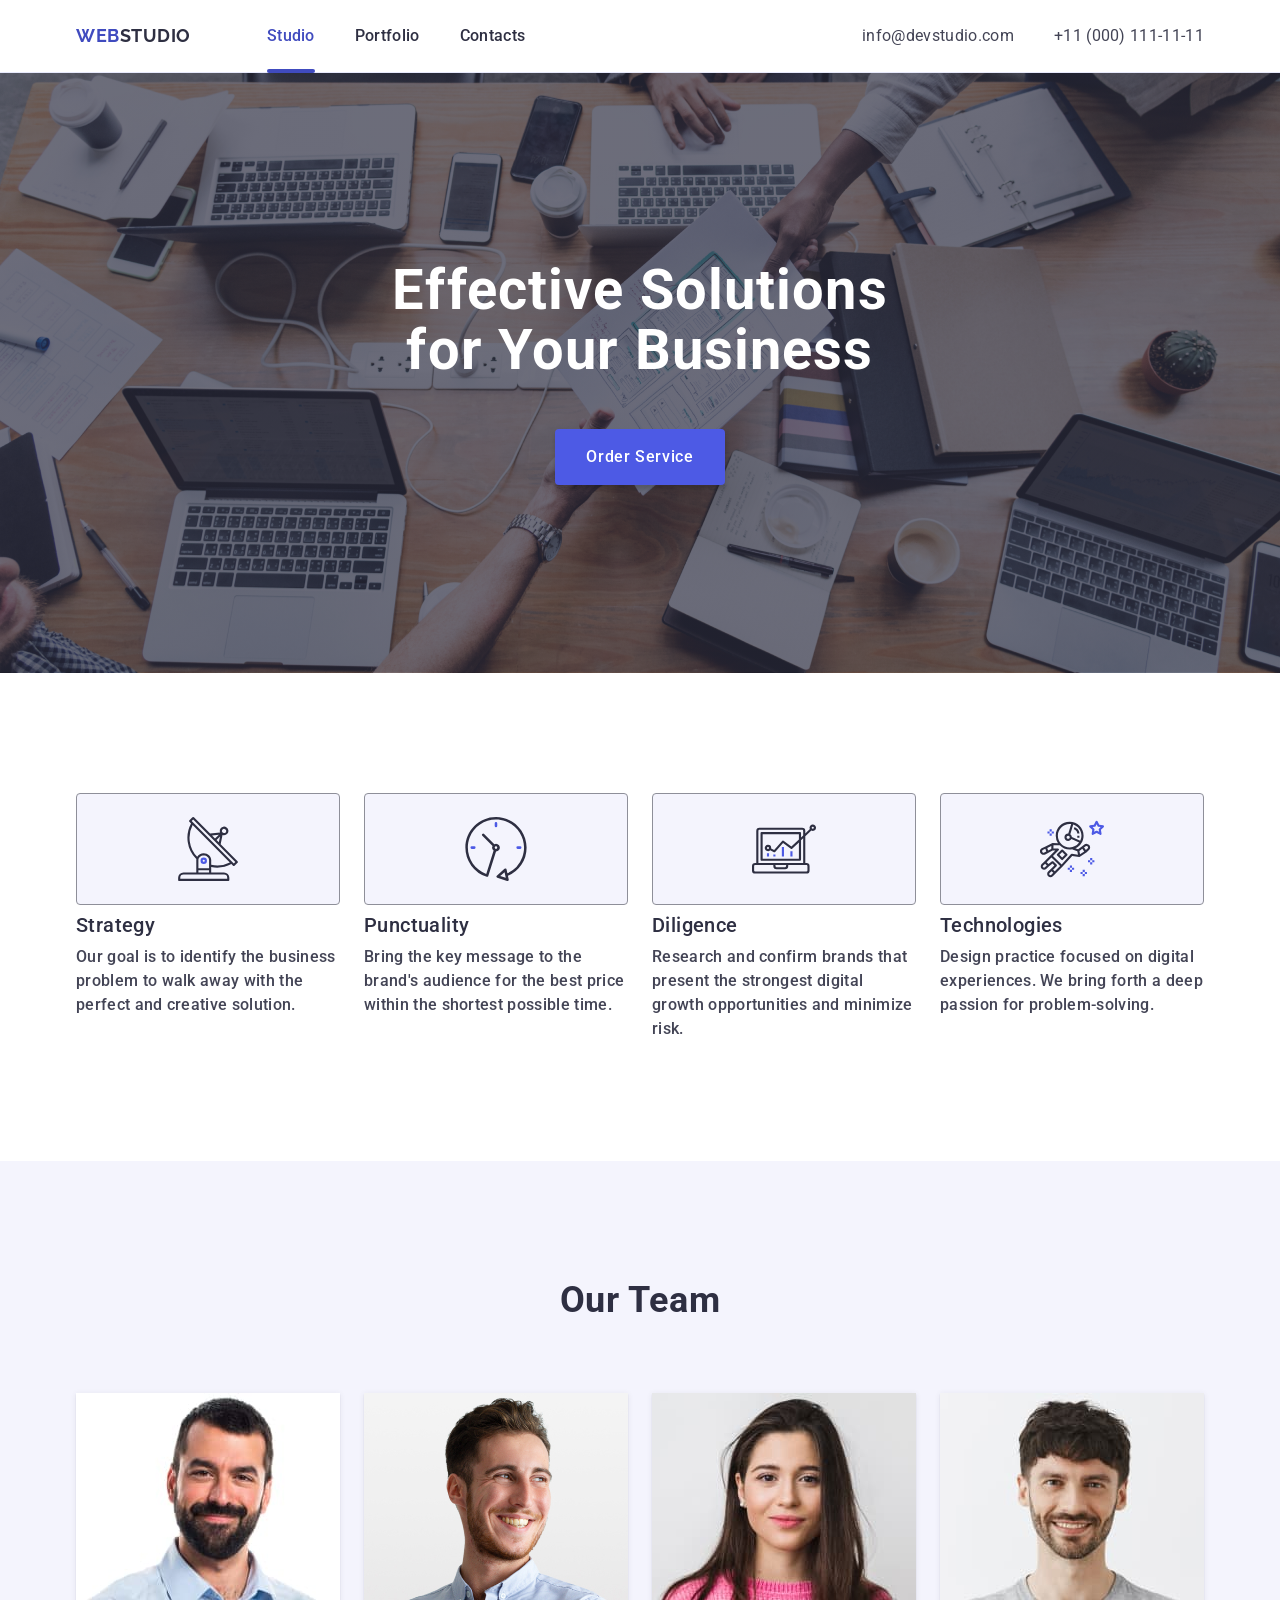
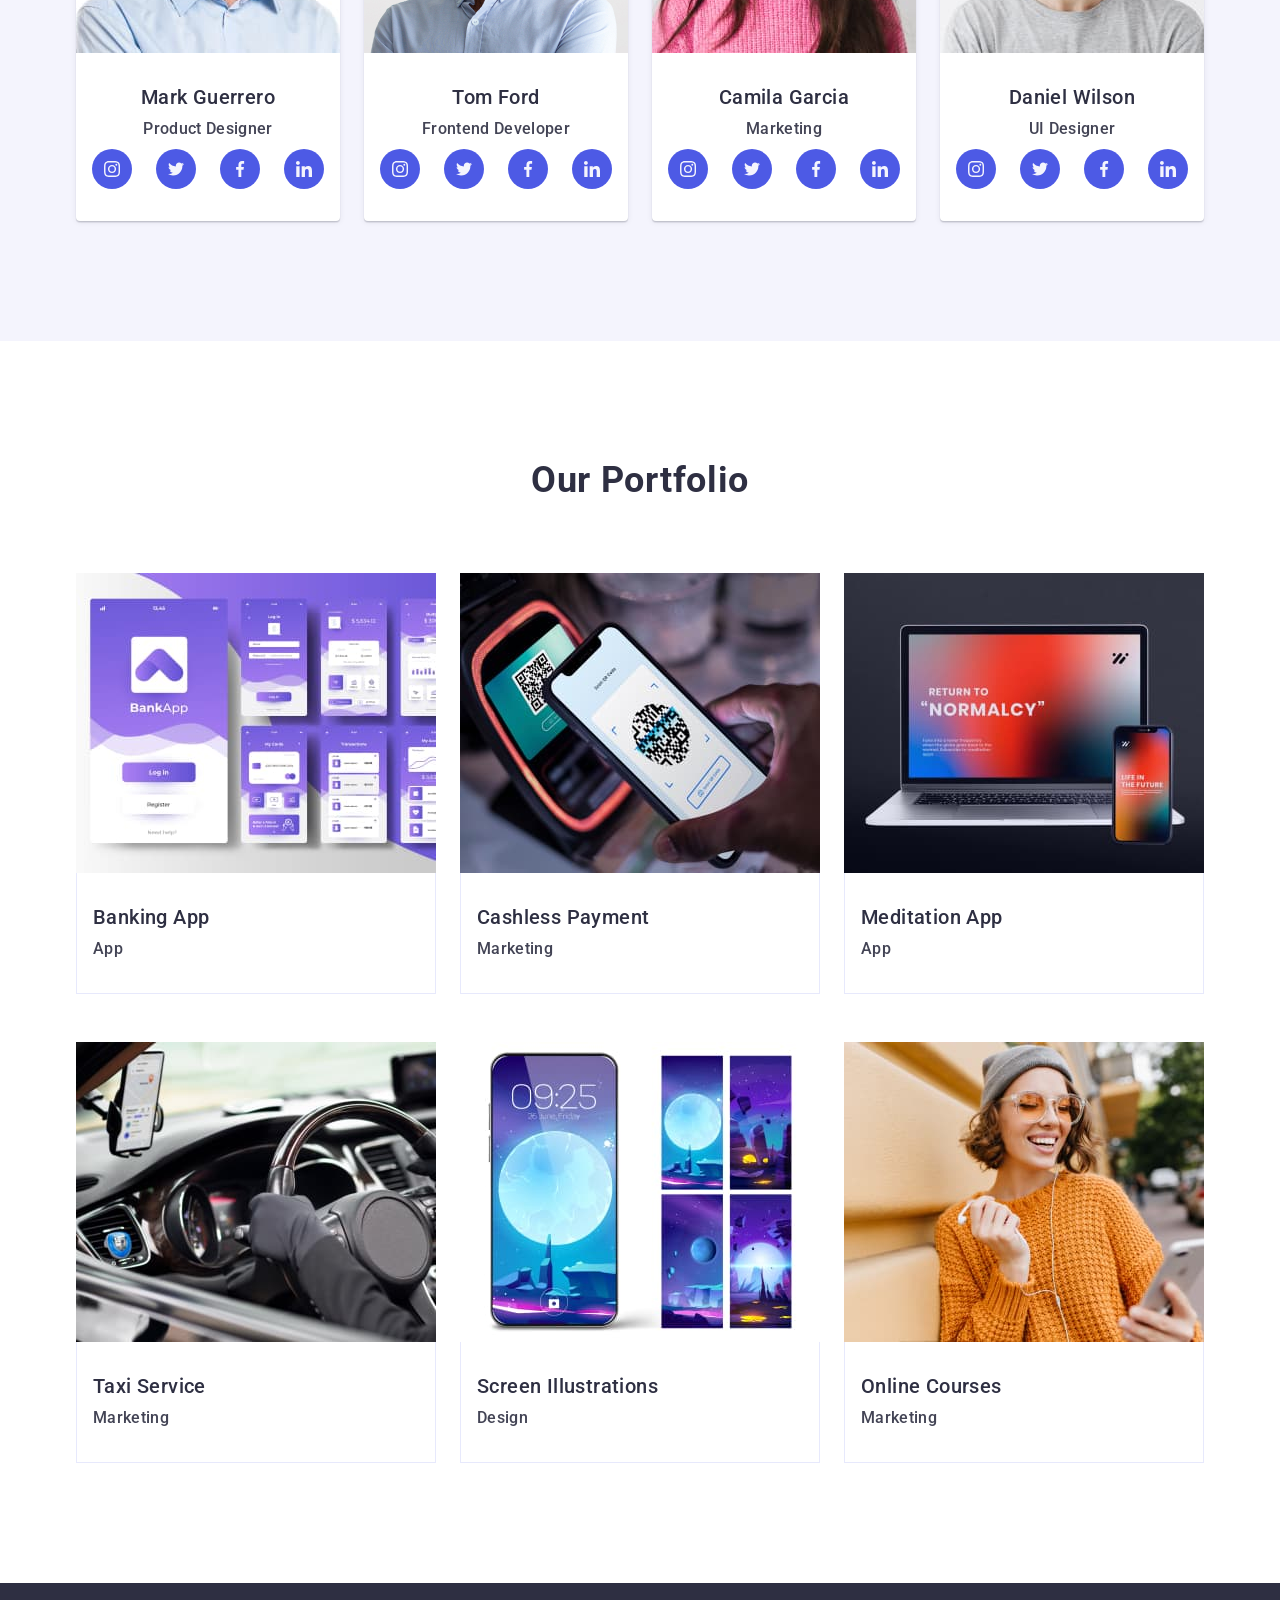
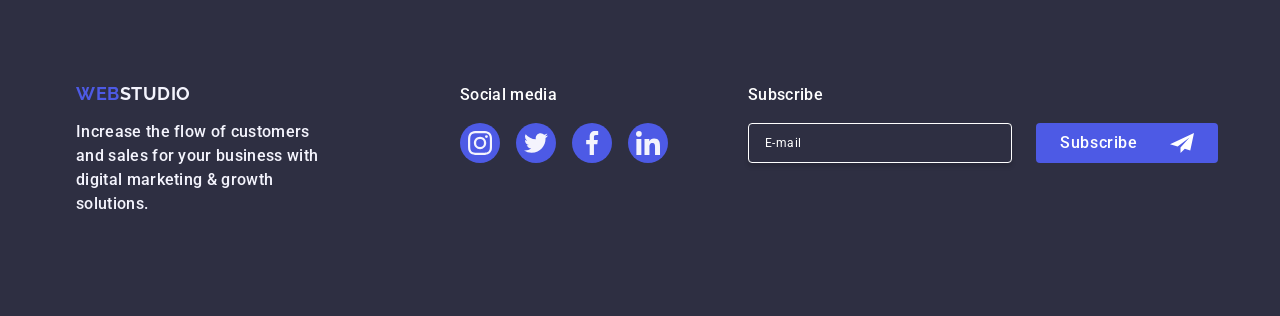
<file: index.html>
<!DOCTYPE html>
<html lang="en">
  <head>
    <meta charset="UTF-8">
    <meta name="viewport" content="width=device-width, initial-scale=1.0">
    <link rel="preconnect" href="https://fonts.googleapis.com">
    <link rel="preconnect" href="https://fonts.gstatic.com" crossorigin>
    <link
      href="https://fonts.googleapis.com/css2?family=Raleway:wght@700&family=Roboto:wght@400;500;700&display=swap"
      rel="stylesheet">
    <link
      rel="stylesheet"
      href="https://cdnjs.cloudflare.com/ajax/libs/modern-normalize/2.0.0/modern-normalize.min.css">
    <link rel="stylesheet" href="./css/styles.css">
    <title>Document</title>
  </head>

  <body>
    <!-- Header section -->
    <header class="header">
      <div class="container">
        <nav class="header__menu">
          <a class="logo" href="./index.html"
            ><span class="logo__header">Web</span>Studio</a>
            <ul class="header__list">
            <li class="header__item">
              <a
                class="header__link header__link--effect header__link--active"
                href="./index.html"
                >Studio</a>
            </li>
            <li class="header__item">
              <a class="header__link header__link--effect" href="">Portfolio</a>
            </li>
            <li class="header__item">
              <a class="header__link header__link--effect" href="">Contacts</a>
            </li>
          </ul>
          <button class="menu-btn" type="button" aria-label="Open menu button">
            <svg class="menu-btn-icon" width="24" height="24">
              <use href="./images/icons.svg#menu-btn-icon"></use> 
            </svg>
          </button>
        </nav>
        <address class="header__address">
          <ul class="address__list">
            <li class="address__item">
              <a
                class="address__link address__link--effect"
                href="mailto:info@devstudio.com"
                >info@devstudio.com
              </a>
            </li>
            <li class="address__item">
              <a
                class="address__link address__link--effect"
                href="tel:+110001111111"
                >+11 (000) 111-11-11
              </a>
            </li>
          </ul>
        </address>
      </div>
    </header>

    <!-- Unique content -->
    <main class="main">
      <!-- Hero section -->
      <section class="hero">
        <div class="container">
          <h1 class="hero__title">Effective Solutions for Your Business</h1>
          <button class="hero__button hero__button--effect" type="button">
            Order Service
          </button>
        </div>
      </section>

      <!-- Our Benefits section -->
      <section class="benefits section">
        <div class="container">
          <h2 class="title visually-hidden">Our benefits</h2>
          <ul class="benefits__list">
            <li class="benefits__item">
              <div class="benefits__icons">
                <svg class="benefits__icon" width="64" height="64">
                  <use href="./images/icons.svg#icon-antenna"></use>
                </svg>
              </div>
              <h3 class="benefits__subtitle">Strategy</h3>
              <p class="benefits__text">
                Our goal is to identify the business problem to walk away with
                the perfect and creative solution.
              </p>
            </li>
            <li class="benefits__item">
              <div class="benefits__icons">
                <svg class="benefits__icon" width="64" height="64">
                  <use href="./images/icons.svg#icon-clock"></use>
                </svg>
              </div>
              <h3 class="benefits__subtitle">Punctuality</h3>
              <p class="benefits__text">
                Bring the key message to the brand's audience for the best price
                within the shortest possible time.
              </p>
            </li>
            <li class="benefits__item">
              <div class="benefits__icons">
                <svg class="benefits__icon" width="64" height="64">
                  <use href="./images/icons.svg#icon-diagram"></use>
                </svg>
              </div>
              <h3 class="benefits__subtitle">Diligence</h3>
              <p class="benefits__text">
                Research and confirm brands that present the strongest digital
                growth opportunities and minimize risk.
              </p>
            </li>
            <li class="benefits__item">
              <div class="benefits__icons">
                <svg class="benefits__icon" width="64" height="64">
                  <use href="./images/icons.svg#icon-astronaut"></use>
                </svg>
              </div>
              <h3 class="benefits__subtitle">Technologies</h3>
              <p class="benefits__text">
                Design practice focused on digital experiences. We bring forth a
                deep passion for problem-solving.
              </p>
            </li>
          </ul>
        </div>
      </section>

      <!-- Our Team section -->
      <section class="team section">
        <div class="container">
          <h2 class="title">Our Team</h2>
          <ul class="team__list">
            <li class="team__item">
              <img
                class="team__img"
                srcset="
                ./images/our_team/Product_Designer.jpg 1x,
                ./images/our_team/Product_Designer@2x.jpg 2x"
                src="./images/our_team/Product_Designer.jpg"
                alt="Product Designer"
                width="264">
              <div class="card__content">
                <h3 class="team__subtitle">Mark Guerrero</h3>
                <p class="team__text">Product Designer</p>
                <ul class="socials">
                  <li class="socials__item">
                    <a href="" class="socials__link">
                      <svg class="socials__icon" width="16" height="16">
                        <use href="./images/icons.svg#icon-instagram"></use>
                      </svg>
                    </a>
                  </li>
                  <li class="socials__item">
                    <a href="" class="socials__link">
                      <svg class="socials__icon" width="16" height="16">
                        <use href="./images/icons.svg#icon-twitter"></use>
                      </svg>
                    </a>
                  </li>
                  <li class="socials__item">
                    <a href="" class="socials__link">
                      <svg class="socials__icon" width="16" height="16">
                        <use href="./images/icons.svg#icon-facebook"></use>
                      </svg>
                    </a>
                  </li>
                  <li class="socials__item">
                    <a href="" class="socials__link">
                      <svg class="socials__icon" width="16" height="16">
                        <use href="./images/icons.svg#icon-linkedin"></use>
                      </svg>
                    </a>
                  </li>
                </ul>
              </div>
            </li>
            <li class="team__item">
              <img
                class="team__img"
                srcset="
                    ./images/our_team/Frontend_Developer.jpg 1x,
                    ./images/our_team/Frontend_Developer@2x.jpg 2x"
                src="./images/our_team/Frontend_Developer.jpg"
                alt="Frontend Developer"
                width="264">
              <div class="card__content">
                <h3 class="team__subtitle">Tom Ford</h3>
                <p class="team__text">Frontend Developer</p>
                <ul class="socials">
                  <li class="socials__item">
                    <a href="" class="socials__link">
                      <svg class="socials__icon" width="16" height="16">
                        <use href="./images/icons.svg#icon-instagram"></use>
                      </svg>
                    </a>
                  </li>
                  <li class="socials__item">
                    <a href="" class="socials__link">
                      <svg class="socials__icon" width="16" height="16">
                        <use href="./images/icons.svg#icon-twitter"></use>
                      </svg>
                    </a>
                  </li>
                  <li class="socials__item">
                    <a href="" class="socials__link">
                      <svg class="socials__icon" width="16" height="16">
                        <use href="./images/icons.svg#icon-facebook"></use>
                      </svg>
                    </a>
                  </li>
                  <li class="socials__item">
                    <a href="" class="socials__link">
                      <svg class="socials__icon" width="16" height="16">
                        <use href="./images/icons.svg#icon-linkedin"></use>
                      </svg>
                    </a>
                  </li>
                </ul>
              </div>
            </li>
            <li class="team__item">
              <img
                class="team__img"
                srcset="
                        ./images/our_team/Marketing.jpg 1x,
                        ./images/our_team/Marketing@2x.jpg 2x"
                src="./images/our_team/Marketing.jpg"
                width="264"
                alt="Marketing">
              <div class="card__content">
                <h3 class="team__subtitle">Camila Garcia</h3>
                <p class="team__text">Marketing</p>
                <ul class="socials">
                  <li class="socials__item">
                    <a class="socials__link" href="">
                      <svg class="socials__icon" width="16" height="16">
                        <use href="./images/icons.svg#icon-instagram"></use>
                      </svg>
                    </a>
                  </li>
                  <li class="socials__item">
                    <a href="" class="socials__link">
                      <svg class="socials__icon" width="16" height="16">
                        <use href="./images/icons.svg#icon-twitter"></use>
                      </svg>
                    </a>
                  </li>
                  <li class="socials__item">
                    <a href="" class="socials__link">
                      <svg class="socials__icon" width="16" height="16">
                        <use href="./images/icons.svg#icon-facebook"></use>
                      </svg>
                    </a>
                  </li>
                  <li class="socials__item">
                    <a href="" class="socials__link">
                      <svg class="socials__icon" width="16" height="16">
                        <use href="./images/icons.svg#icon-linkedin"></use>
                      </svg>
                    </a>
                  </li>
                </ul>
              </div>
            </li>
            <li class="team__item">
              <img
                class="team__img"
                srcset="./images/our_team/UI_Designer.jpg 1x,
                        ./images/our_team/UI_Designer@2x.jpg 2x"
                src="./images/our_team/UI_Designer.jpg"
                alt="UI Designer"
                width="264">
              <div class="card__content">
                <h3 class="team__subtitle">Daniel Wilson</h3>
                <p class="team__text">UI Designer</p>
                <ul class="socials">
                  <li class="socials__item">
                    <a href="" class="socials__link">
                      <svg class="socials__icon" width="16" height="16">
                        <use href="./images/icons.svg#icon-instagram"></use>
                      </svg>
                    </a>
                  </li>
                  <li class="socials__item">
                    <a href="" class="socials__link">
                      <svg class="socials__icon" width="16" height="16">
                        <use href="./images/icons.svg#icon-twitter"></use>
                      </svg>
                    </a>
                  </li>
                  <li class="socials__item">
                    <a href="" class="socials__link">
                      <svg class="socials__icon" width="16" height="16">
                        <use href="./images/icons.svg#icon-facebook"></use>
                      </svg>
                    </a>
                  </li>
                  <li class="socials__item">
                    <a href="" class="socials__link">
                      <svg class="socials__icon" width="16" height="16">
                        <use href="./images/icons.svg#icon-linkedin"></use>
                      </svg>
                    </a>
                  </li>
                </ul>
              </div>
            </li>
          </ul>
        </div>
      </section>

      <!-- Our Portfolio section -->
      <section class="portfolio section">
        <div class="container">
          <h2 class="title">Our Portfolio</h2>
          <ul class="portfolio__list">
            <li class="portfolio__item">
              <div class="wrapper">
                <picture>
                <!-- Desctop -->
                  <source media="(min-width: 1158px)"
                srcset="./images/our_portfolio/Banking_App_desk@1x.jpg 1x,
                ./images/our_portfolio/Banking_App_desk@2x.jpg 2x"/>
              
                <!-- Tablet -->
                <source media="(min-width: 768px)"
                srcset="./images/our_portfolio/Banking_App_tab@1x.jpg 1x,
                ./images/our_portfolio/Banking_App_tab@2x.jpg 2x"/>
                
                <!-- Mobile -->
                <source media="(max-width: 767px)"
                srcset="./images/our_portfolio/Banking_App_mob@1x.jpg 1x,
                ./images/our_portfolio/Banking_App_mob@2x.jpg 2x"/>                
                <img
                class="portfolio__img"
                src="./images/Banking_App.jpg"
                alt="Banking App"
                width="360">
                </picture>
                <p class="overlay">
                  14 Stylish and User-Friendly App Design Concepts · Task
                  Manager App · Calorie Tracker App · Exotic Fruit Ecommerce App
                  · Cloud Storage App
                </p>
              </div>
              <div class="card__content">
                <h3 class="portfolio__subtitle">Banking App</h3>
                <p class="portfolio__text">App</p>
              </div>
            </li>
            <li class="portfolio__item">
              <div class="wrapper">
                <picture>
                  <!-- Desctop -->
                    <source media="(min-width: 1158px)"
                  srcset="./images/our_portfolio/Cashless_Payment_desk@1x.jpg 1x,
                          ./images/our_portfolio/Cashless_Payment_desk@2x.jpg 2x"/>
                
                  <!-- Tablet -->
                  <source media="(min-width: 768px)"
                  srcset="./images/our_portfolio/Cashless_Payment_tab@1x.jpg 1x,
                          ./images/our_portfolio/Cashless_Payment_tab@2x.jpg 2x"/>
                  
                  <!-- Mobile -->
                  <source media="(max-width: 767px)"
                  srcset="./images/our_portfolio/Cashless_Payment_mob@1x.jpg 1x,
                          ./images/our_portfolio/Cashless_Payment_mob@2x.jpg 2x"/>  
                <img
                  class="portfolio__img"
                  src="./images/Cashless_Payment.jpg"
                  alt="Cashless Payment"
                  width="360">
                </picture>
                <p class="overlay">
                  14 Stylish and User-Friendly App Design Concepts · Task
                  Manager App · Calorie Tracker App · Exotic Fruit Ecommerce App
                  · Cloud Storage App
                </p>
              </div>
              <div class="card__content">
                <h3 class="portfolio__subtitle">Cashless Payment</h3>
                <p class="portfolio__text">Marketing</p>
              </div>
            </li>
            <li class="portfolio__item">
              <div class="wrapper">
                <picture>
                <!-- Desctop -->
                <source media="(min-width: 1158px)"
                srcset="./images/our_portfolio/Meditation_App_desk@1x.jpg 1x,
                        ./images/our_portfolio/Meditation_App_desk@2x.jpg 2x"/>
              
                <!-- Tablet -->
                <source media="(min-width: 768px)"
                srcset="./images/our_portfolio/Meditation_App_tab@1x.jpg 1x,
                        ./images/our_portfolio/Meditation_App_tab@2x.jpg 2x"/>
                
                <!-- Mobile -->
                <source media="(max-width: 767px)"
                srcset="./images/our_portfolio/Meditation_App_mob@1x.jpg 1x,
                        ./images/our_portfolio/Meditation_App_mob@2x.jpg 2x"/>  
                <img
                  class="portfolio__img"
                  src="./images/Meditation_App.jpg"
                  alt="Meditation App"
                  width="360">
              </picture>
                <p class="overlay">
                  14 Stylish and User-Friendly App Design Concepts · Task
                  Manager App · Calorie Tracker App · Exotic Fruit Ecommerce App
                  · Cloud Storage App
                </p>
              </div>
              <div class="card__content">
                <h3 class="portfolio__subtitle">Meditation App</h3>
                <p class="portfolio__text">App</p>
              </div>
            </li>
            <li class="portfolio__item">
              <div class="wrapper">
                <picture>
                  <!-- Desctop -->
                  <source media="(min-width: 1158px)"
                  srcset="./images/our_portfolio/Taxi_Service_desk@1x.jpg 1x,
                          ./images/our_portfolio/Taxi_Service_desk@2x.jpg 2x"/>
                
                  <!-- Tablet -->
                  <source media="(min-width: 768px)"
                  srcset="./images/our_portfolio/Taxi_Service_tab@1x.jpg 1x,
                          ./images/our_portfolio/Taxi_Service_tab@2x.jpg 2x"/>
                  
                  <!-- Mobile -->
                  <source media="(max-width: 767px)"
                  srcset="./images/our_portfolio/Taxi_Service_mob@1x.jpg 1x,
                          ./images/our_portfolio/Taxi_Service_mob@2x.jpg 2x"/>  
                <img
                  class="portfolio__img"
                  src="./images/Taxi_Service.jpg"
                  alt="Taxi Service"
                  width="360">
                  </picture>
                <p class="overlay">
                  14 Stylish and User-Friendly App Design Concepts · Task
                  Manager App · Calorie Tracker App · Exotic Fruit Ecommerce App
                  · Cloud Storage App
                </p>
              </div>
              <div class="card__content">
                <h3 class="portfolio__subtitle">Taxi Service</h3>
                <p class="portfolio__text">Marketing</p>
              </div>
            </li>
            <li class="portfolio__item">
              <div class="wrapper">
                <picture>
                  <!-- Desctop -->
                  <source media="(min-width: 1158px)"
                  srcset="./images/our_portfolio/Screen_Illustrations_desk@1x.jpg 1x,
                          ./images/our_portfolio/Screen_Illustrations_desk@2x.jpg 2x"/>
                
                  <!-- Tablet -->
                  <source media="(min-width: 768px)"
                  srcset="./images/our_portfolio/Screen_Illustrations_tab@1x.jpg 1x,
                          ./images/our_portfolio/Screen_Illustrations_tab@2x.jpg 2x"/>
                  
                  <!-- Mobile -->
                  <source media="(max-width: 767px)"
                  srcset="./images/our_portfolio/Screen_Illustrations_mob@1x.jpg 1x,
                          ./images/our_portfolio/Screen_Illustrations_mob@2x.jpg 2x"/>  
                <img
                  class="portfolio__img"
                  src="./images/Screen_Illustrations.jpg"
                  alt="Screen Illustrations"
                  width="360">
                </picture>
                <p class="overlay">
                  14 Stylish and User-Friendly App Design Concepts · Task
                  Manager App · Calorie Tracker App · Exotic Fruit Ecommerce App
                  · Cloud Storage App
                </p>
              </div>
              <div class="card__content">
                <h3 class="portfolio__subtitle">Screen Illustrations</h3>
                <p class="portfolio__text">Design</p>
              </div>
            </li>
            <li class="portfolio__item">
              <div class="wrapper">
                <picture>
                  <!-- Desctop -->
                  <source media="(min-width: 1158px)"
                  srcset="./images/our_portfolio/Online_Courses_desk@1x.jpg 1x,
                          ./images/our_portfolio/Online_Courses_desk@2x.jpg 2x"/>
                
                  <!-- Tablet -->
                  <source media="(min-width: 768px)"
                  srcset="./images/our_portfolio/Online_Courses_tab@1x.jpg 1x,
                          ./images/our_portfolio/Online_Courses_tab@2x.jpg 2x"/>
                  
                  <!-- Mobile -->
                  <source media="(max-width: 767px)"
                  srcset="./images/our_portfolio/Online_Courses_mob@1x.jpg 1x,
                          ./images/our_portfolio/Online_Courses_mob@2x.jpg 2x"/>  
                <img
                  class="portfolio__img"
                  src="./images/Online_Courses.jpg"
                  alt="Online Courses"
                  width="360">
                </picture>
                <p class="overlay">
                  14 Stylish and User-Friendly App Design Concepts · Task
                  Manager App · Calorie Tracker App · Exotic Fruit Ecommerce App
                  · Cloud Storage App
                </p>
              </div>
              <div class="card__content">
                <h3 class="portfolio__subtitle">Online Courses</h3>
                <p class="portfolio__text">Marketing</p>
              </div>
            </li>
          </ul>
        </div>
      </section>
    </main>

    <!-- Footer section -->
    <footer class="footer">
      <div class="container">
        <div class="footer__logo">
          <a class="logo" href="./index.html"
            ><span class="logo__footer">Web</span>Studio
          </a>
          <p class="footer__text">
            Increase the flow of customers and sales for your business with
            digital marketing & growth solutions.
          </p>
        </div>
        <div class="footer__icons">
          <p class="title__icons">Social media</p>
          <ul class="socials">
            <li class="socials__item">
              <a class="socials__link" href="">
                <svg class="socials__icon" width="24" height="24">
                  <use href="./images/icons.svg#icon-instagram"></use>
                </svg>
              </a>
            </li>
            <li class="socials__item">
              <a href="" class="socials__link">
                <svg class="socials__icon" width="24" height="24">
                  <use href="./images/icons.svg#icon-twitter"></use>
                </svg>
              </a>
            </li>
            <li class="socials__item">
              <a href="" class="socials__link">
                <svg class="socials__icon" width="24" height="24">
                  <use href="./images/icons.svg#icon-facebook"></use>
                </svg>
              </a>
            </li>
            <li class="socials__item">
              <a href="" class="socials__link">
                <svg class="socials__icon" width="24" height="24">
                  <use href="./images/icons.svg#icon-linkedin"></use>
                </svg>
              </a>
            </li>
          </ul>
        </div>
        <!-- Footer form -->
        <div class="footer__subscribe">
          <p class="subscribe__title">Subscribe</p>
          <form class="subscribe__form" name="subscribe">
            <label class="subscribe__filed">
              <input class="subscribe__input" type="email" name="subscribe" placeholder="E-mail">
            </label>
            <button class="subscribe__button" type="submit">
            Subscribe
              <svg class="subscribe__icon" width="24" height="24">
                <use href="./images/icons.svg#icon-subscribe">
                </use>
              </svg>
            </button>
          </form>
        </div>
      </div>
    </footer>

    <!-- Modal window -->
    <div class="backdrop is-open hide">
      <div class="modal">
        <button class="modal__btn" type="button" aria-label="Modal close button">
          <svg class="modal-btn-icon" width="8" height="8">
            <use href="./images/icons.svg#icon-modal-close"></use>
          </svg>
        </button>
        <p class="modal-caption">Leave your contacts and we will call you back</p>
        <form class="modal-form" name="modal">
          <div class="modal__wrapper">
              <label class="form-label" for="user-name">Name</label>
              <div class="form-input-wrap">
                <input
                class="form-input"
                type="text"
                id="user-name"
                name="user-name">
                  <svg class="form-icon" width="18" height="24">
                    <use href="./images/icons.svg#icon-modal-name"></use>
                  </svg>
              </div>
          </div>
          <div class="modal__wrapper">
              <label class="form-label" for="user-phone">Phone</label>
              <div class="form-input-wrap">
                <input class="form-input"
                type="tel"
                id="user-phone"
                name="user-phone">
                <svg class="form-icon" width="18" height="24">
                    <use href="./images/icons.svg#icon-modal-phone"></use>
                  </svg>
              </div>
          </div>

          <div class="modal__wrapper"> 
              <label class="form-label" for="user-email">Email</label>
              <div class="form-input-wrap">
              <input class="form-input" type="email" id="user-email" name="user-email">
              <svg class="form-icon" width="18" height="24">
                <use href="./images/icons.svg#icon-modal-email"></use>
              </svg>
              </div>
          </div>   

          <div class="textarea-wrapper">
              <label class="form-label" for="user-comment">Comment</label>
              <textarea 
              class="form-comment"
              name="user-comment" 
              id="user-comment" 
              placeholder="Text input"></textarea>
          </div>
            
            <div class="modal-checkbox">
              <input class="checkbox visually-hidden" 
              id="user-privacy" 
              type="checkbox" 
              value="true"
              name="user-privacy">
              <label class="form__agreement" for="user-privacy">
                  <span class="agreement__checkbox">
                  <svg class="agreement__icon" width="10" height="8">
                    <use href="./images/icons.svg#icon-modal-checkbox"></use>
                  </svg>
                </span> <span>I accept the terms and conditions of the 
              <a class="agreement__link"  href="">Privacy Policy</a>
            </span>
            </label>
            </div>
            
            <button class="form__btn" type="submit">Send</button>
        </form>
      </div>
    </div>

    <!-- Mobile menu -->
    <div class="mobile-menu">
      <button class="mobile-menu-btn" type="button">
        <svg class="modal-btn-icon" width="8" height="8">
          <use href="./images/icons.svg#icon-modal-close"></use>
        </svg>
      </button>
      <ul class="mobile-menu-list">
        <li class="mobile-menu-item">
          <a class="mobile-menu-link current" href="./index.html">Studio</a>
        </li>
        <li class="mobile-menu-item">
          <a class="mobile-menu-link" href="">Portfolio</a>
        </li>
        <li class="mobile-menu-item">
          <a class="mobile-menu-link" href="">Contacts</a>
        </li>
      </ul>
      
      <ul class="mobile-address-list">
        <li class="mobile-address-item">
          <a
            class="mobile-address-link accent"
            href="tel:+110001111111"
            >+11 (000) 111-11-11
          </a>
        </li>
        <li class="mobale-address-item">
          <a
            class="mobile-address-link"
            href="mailto:info@devstudio.com"
            >info@devstudio.com
            </a>
        </li>
      </ul>
      <ul class="mobile-menu-socials socials">
        <li class="socials__item">
          <a href="" class="socials__link">
            <svg class="socials__icon" width="16" height="16">
              <use href="./images/icons.svg#icon-instagram"></use>
            </svg>
          </a>
        </li>
        <li class="socials__item">
          <a href="" class="socials__link">
            <svg class="socials__icon" width="16" height="16">
              <use href="./images/icons.svg#icon-twitter"></use>
            </svg>
          </a>
        </li>
        <li class="socials__item">
          <a href="" class="socials__link">
            <svg class="socials__icon" width="16" height="16">
              <use href="./images/icons.svg#icon-facebook"></use>
            </svg>
          </a>
        </li>
        <li class="socials__item">
          <a href="" class="socials__link">
            <svg class="socials__icon" width="16" height="16">
              <use href="./images/icons.svg#icon-linkedin"></use>
            </svg>
          </a>
        </li>
      </ul>
      <div>
    </div>
  </body>
</html>
</file>
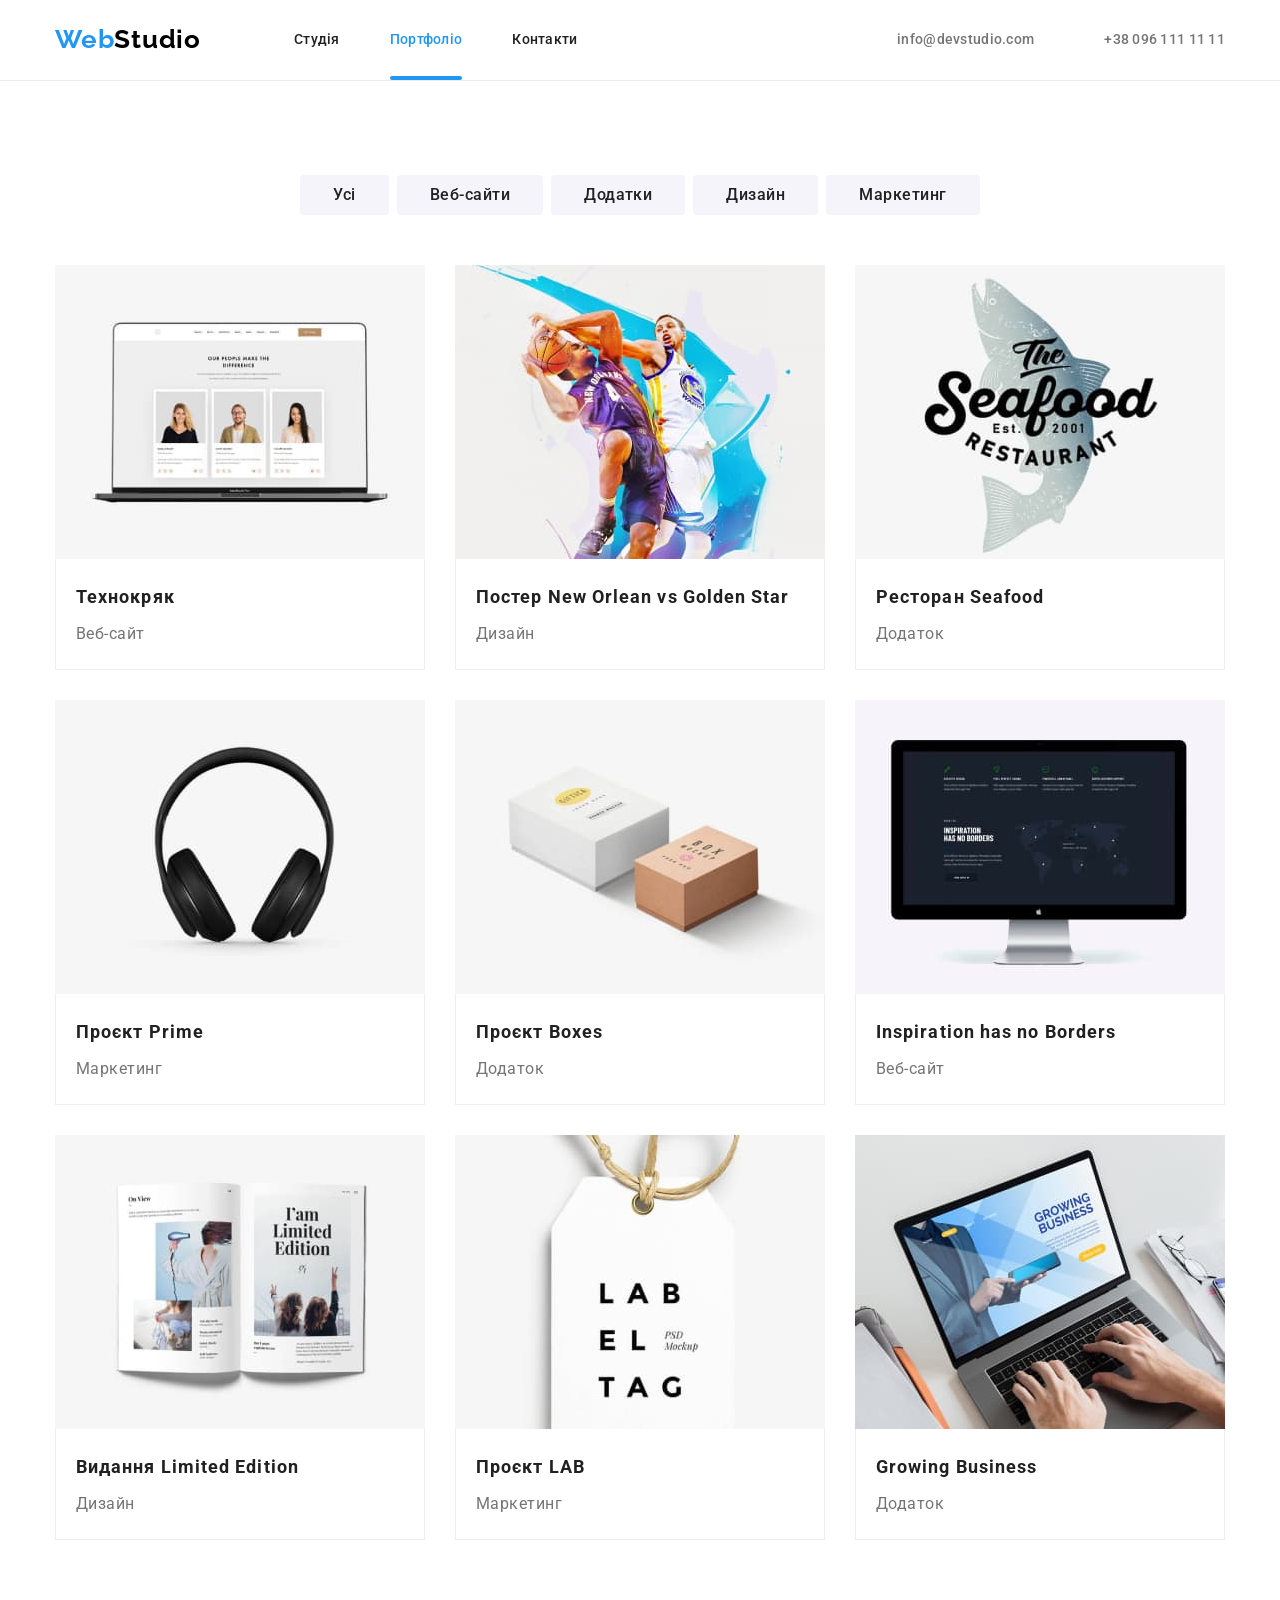
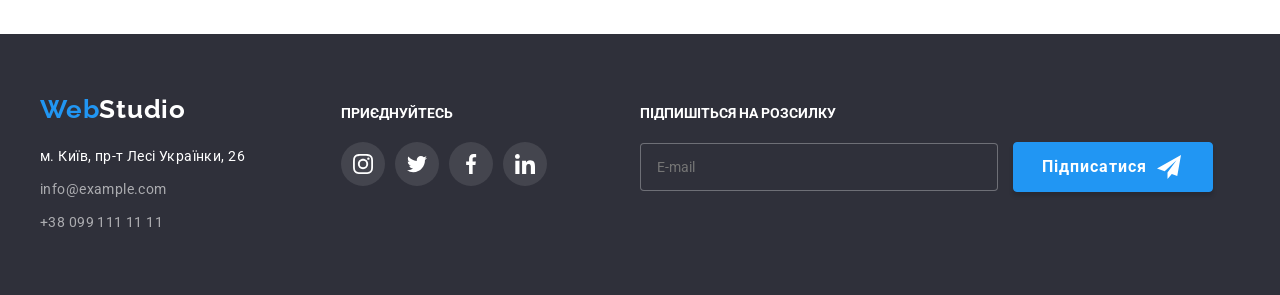
<file: portfolio.html>
<!DOCTYPE html>
<html lang="uk">
   <head>
      <meta charset="UTF-8">
      <meta http-equiv="X-UA-Compatible" content="IE=edge">
      <meta name="viewport" content="width=device-width, initial-scale=1.0">
      <title>Портфоліо</title>
      <link rel="stylesheet" href="https://fonts.googleapis.com/css2?family=Raleway:wght@700&family=Roboto:wght@400;500;700;900&display=swap">
      <link rel="stylesheet" href="https://cdnjs.cloudflare.com/ajax/libs/modern-normalize/1.1.0/modern-normalize.min.css">
      <link rel="stylesheet" href="https://cdnjs.cloudflare.com/ajax/libs/modern-normalize/1.1.0/modern-normalize.min.css">
      <link rel="stylesheet" href="./css/style.css">
   </head>
   <body class="page-portfolio">
      
      <!-- Site header --> 
      <header class="page-header">
         <div class="page-header container">
            <a href="./index.html" class="logo" lang="en"> <span class="logo first-part">Web</span>Studio</a>
            <nav class="site-nav">
               <ul class="site-nav-list">
                  <li class="site-nav-list item">
                     <a href="./index.html" class="site-nav-list link">Студія</a>
                  </li>
                  <li class="site-nav-list item">
                     <a href="./portfolio.html" class="site-nav-list link current">Портфоліо</a>
                  </li>
                  <li class="site-nav-list item">
                     <a href="" class="site-nav-list link">Контакти</a>
                  </li>
               </ul>
            </nav>
            <ul class="contact-list">
               <li class="contact-list item">
                  <a href="mailto:info@devstudio.com" class="contact-list link">
                     <svg class="icon-envelope">
                        <use class="envelope" href="./images/icons.svg#icon-envelope"></use>
                     </svg>
                     info@devstudio.com</a>
               </li>
               <li class="contact-list item">
                  <a href="tel:+380961111111" class="contact-list link">
                     <svg class="icon-smartphone">
                        <use href="./images/icons.svg#icon-smartphone"></use>
                     </svg>
                     +38 096 111 11 11
                  </a>
               </li>
            </ul>
         </div>
      </header>
      <main>
         <section class="portfolio">
            <div class="portfolio container">
            <h1 class="portfolio-header">Портфоліо</h1>
                  <!-- Filter section-->
                  <ul class="filter-list">
                     <li class="filter-item">
                        <button type="button" class="button filter">
                           Усі
                        </button>
                     </li>
                     <li class="filter-item">
                        <button type="button" class="button filter">
                           Веб-сайти
                        </button>
                     </li>
                     <li class="filter-item">
                        <button type="button" class="button filter">
                           Додатки
                        </button>
                     </li>
                     <li class="filter-item">
                        <button type="button" class="button filter">
                           Дизайн
                        </button>
                     </li>
                     <li class="filter-item">
                        <button type="button" class="button filter">
                           Маркетинг
                        </button>
                     </li>
                  </ul>

                  <!-- Portfolio section-->
                  <ul class="portfolio-list">
                     <li class="portfolio-list-item">
                        <a href="" class="portfolio-list-link">  
                           <div class="portfolio-overlay">
                           <p class="portfolio-overlay-text">Ресурс пропонує комплексні пропозиції з різним рівнем функціоналу та сервісів. Все це дозволить відвідувачу отримати
                              вичерпні відомості про компанію чи приватну особу.</p> 
                              <img class="portfolio-list-img" src="./images/web_site.jpg" alt="Веб сайт" width="370">
                           </div>
                           <div class="card">
                              <h2 class="portfolio-list-title">Технокряк</h2>
                              <p class="portfolio-list-text">Веб-сайт</p>
                           </div>
                        </a>
                     </li>
                     <li class="portfolio-list-item">
                        <a href="" class="portfolio-list-link">
                           <div class="portfolio-overlay">
                           <p class="portfolio-overlay-text">Ресурс пропонує комплексні пропозиції з різним рівнем функціоналу та      сервісів. Все це дозволить відвідувачу отримати
                              вичерпні відомості про компанію чи приватну особу.</p>
                              <img class="portfolio-list-img" src="./images/design.jpg" alt="Дизайн" width="370">
                              </div>
                           <div class="card">
                              <h2 class="portfolio-list-title">Постер New Orlean vs Golden Star</h2>
                              <p class="portfolio-list-text">Дизайн</p>
                           </div>
                        </a>
                     </li>
                     <li class="portfolio-list-item">
                           <a href="" class="portfolio-list-link">
                              <div class="portfolio-overlay">
                                 <p class="portfolio-overlay-text">Ресурс пропонує комплексні пропозиції з різним рівнем функціоналу та сервісів. Все це дозволить відвідувачу отримати
                                    вичерпні відомості про компанію чи приватну особу.</p>
                              <img class="portfolio-list-img" src="./images/application.jpg" alt="Дизайн" width="370">
                              </div>
                              <div class="card" >
                                 <h2 class="portfolio-list-title">Ресторан Seafood</h2>
                                 <p class="portfolio-list-text">Додаток</p>
                              </div>
                           </a>
                     </li>
                     <li class="portfolio-list-item">
                        <a href="" class="portfolio-list-link">
                           <div class="portfolio-overlay">
                              <p class="portfolio-overlay-text">Ресурс пропонує комплексні пропозиції з різним рівнем функціоналу та сервісів. Все
                                 це дозволить відвідувачу отримати
                                 вичерпні відомості про компанію чи приватну особу.</p>
                           <img class="portfolio-list-img" src="./images/marketing_2.jpg" alt="Маркетинг" width="370">
                           </div>
                           <div class="card" >
                              <h2 class="portfolio-list-title">Проєкт Prime</h2>
                              <p class="portfolio-list-text">Маркетинг</p>
                           </div>
                        </a>
                     </li>
                     <li class="portfolio-list-item">
                        <a href="" class="portfolio-list-link">
                           <div class="portfolio-overlay">
                              <p class="portfolio-overlay-text">Ресурс пропонує комплексні пропозиції з різним рівнем функціоналу та сервісів. Все
                                 це дозволить відвідувачу отримати
                                 вичерпні відомості про компанію чи приватну особу.</p>
                           <img class="portfolio-list-img" src="./images/application_2.jpg" alt="Додаток" width="370">
                           </div>
                           <div class="card" >
                              <h2 class="portfolio-list-title">Проєкт Boxes</h2>
                              <p class="portfolio-list-text">Додаток</p>
                           </div>
                        </a>
                     </li>
                     <li class="portfolio-list-item">
                        <a href="" class="portfolio-list-link">
                           <div class="portfolio-overlay">
                              <p class="portfolio-overlay-text">Ресурс пропонує комплексні пропозиції з різним рівнем функціоналу та сервісів. Все
                                 це дозволить відвідувачу отримати
                                 вичерпні відомості про компанію чи приватну особу.</p>
                              <img class="portfolio-list-img" src="./images/web_site_2.jpg" alt="Веб-сайт" width="370">
                           </div>
                           <div class="card" >
                              <h2 lang="en" class="portfolio-list-title">Inspiration has no Borders</h2>
                              <p class="portfolio-list-text">Веб-сайт</p>
                           </div>
                        </a>
                     </li>
                     <li class="portfolio-list-item">
                        <a href="" class="portfolio-list-link">
                           <div class="portfolio-overlay">
                              <p class="portfolio-overlay-text">Ресурс пропонує комплексні пропозиції з різним рівнем функціоналу та сервісів. Все це дозволить відвідувачу отримати
                              вичерпні відомості про компанію чи приватну особу.</p>
                           <img class="portfolio-list-img" src="./images/design_2.jpg" alt="Дизайн" width="370">
                           </div>
                           <div class="card" >
                              <h2 class="portfolio-list-title">Видання Limited Edition</h2>
                              <p class="portfolio-list-text">Дизайн</p>
                           </div>
                        </a>
                     </li>
                     <li class="portfolio-list-item">
                        <a href="" class="portfolio-list-link">
                           <div class="portfolio-overlay">
                              <p class="portfolio-overlay-text">Ресурс пропонує комплексні пропозиції з різним рівнем функціоналу та сервісів. Все це дозволить відвідувачу отримати
                                 вичерпні відомості про компанію чи приватну особу.</p>
                           <img class="portfolio-list-img" src="./images/marketing_3.jpg" alt="Маркетинг" width="370">
                           </div>
                           <div class="card" >
                              <h2 class="portfolio-list-title">Проєкт LAB</h2>
                              <p class="portfolio-list-text">Маркетинг</p>
                           </div>
                        </a>
                     </li>
                     <li class="portfolio-list-item">
                        <a href="" class="portfolio-list-link">
                           <div class="portfolio-overlay">
                              <p class="portfolio-overlay-text">Ресурс пропонує комплексні пропозиції з різним рівнем функціоналу та сервісів. Все це дозволить відвідувачу отримати
                                 вичерпні відомості про компанію чи приватну особу.</p>
                           <img class="portfolio-list-img" src="./images/application_3.jpg" alt="Додаток">
                           </div>
                           <div class="card" >
                              <h2 lang="en" class="portfolio-list-title">Growing Business</h2>
                              <p class="portfolio-list-text">Додаток</p>
                           </div>
                        </a>
                     </li>
                  </ul>
            </div>
         </section>
      </main>
      <!-- Contact section -->
      <footer class="page-footer">
         <div class="page-footer container">
            <div class="page-footer-contact">
               <a href="./index.html" class="page-footer logo"> <span class="logo first-part">Web</span>Studio</a>
               <address class="contact">
                  <ul class="footer-contact-list">
                     <li class="footer-contact-list item">
                        <a href="https://goo.gl/maps/CPtrU1FHBa2aNyZL9" target="_blank" rel="noopener noreferrer nofollow" class="footer-contact-list-link location"> м. Київ, пр-т Лесі Українки, 26</a>
                     </li>
                     <li class="footer-contact-list item">
                        <a href="mailto:info@example.com" class="footer-contact-list-link">info@example.com</a>
                     </li>
                     <li class="footer-contact-list item">
                        <a href="tel:+380991111111" class="footer-contact-list-link">+38 099 111 11 11</a>
                     </li>
                  </ul>
               </address>
            </div>
            <div class="page-footer social-network">
               <p class="page-footer-title">Приєднуйтесь</p>
               <ul class="social-network">
                  <li class="social-network item">
                     <a href="" class="social-network link">
                        <svg class="social-icon">
                           <use href="./images/icons.svg#icon-instagram"></use>
                        </svg>
                     </a>
                  </li>
                  <li class="social-network item">
                     <a href="" class="social-network link">
                        <svg class="social-icon">
                           <use href="./images/icons.svg#icon-twitter"></use>
                        </svg>
                     </a>
                  </li>
                  <li class="social-network item">
                     <a href="" class="social-network link">
                        <svg class="social-icon">
                           <use href="./images/icons.svg#icon-facebook"></use>
                        </svg>
                     </a>
                  </li>
                  <li class="social-network item">
                     <a href="" class="social-network link">
                        <svg class="social-icon">
                           <use href="./images/icons.svg#icon-linkedin"></use>
                        </svg>
                     </a>
                  </li>
               </ul>
            </div>
            <form class="footer-form">
               <p class="page-footer-title">Підпишіться на розсилку</p>
               <label class="footer-form-label">
                  <input class="footer-form-input" type="email" name="email" placeholder="E-mail">
               </label>
               <button class="footer-form-btn" type="submit">
                     Підписатися
               </button>
            </form>
         </div>
      </footer>
   </body>
</html>
</file>
<file: css/styles.css>
/* Reset styles */
   h1, h2, h3, h4, h5, h6, p {
      margin: 0;
   }

   ul, ol  {
   list-style-type: none;
   margin: 0;
   padding: 0;
   }

   a {
   color: currentColor;
   text-decoration: none;
   }
   
   button {
   font-family: inherit;
   color: currentColor;
   background-color: transparent;
   cursor: pointer;
   }
   
   img {
   display: block;
   max-width: 100%;
   height: auto;
   }

:focus {
   outline: none;
}

/* Common styles */

body {font-family:"Roboto", sans-serif; 
   background-color: #FFFFFF;
   color: #434455;
}

h2 {
   text-align: center;
   color: #2E2F42;
   font-size: 36px;
   font-weight: 700;
   line-height: 1.11;
   letter-spacing: 0.72px;
   text-transform: capitalize;
}

h3 {
   color: #2E2F42;
   font-size: 20px;
   font-weight: 500;
   line-height: 1.2;
   letter-spacing: 0.4px;
}

p {
   font-size: 16px;
   font-weight: 500;
   /* font-weight: 400; */
   line-height: 1.5;
   letter-spacing: 0.32px;
}

.container {
   max-width: 320px;
   padding-right: 16px;
   padding-left: 16px; 
   margin-right: auto;
   margin-left: auto;
   
}

@media screen and (min-width: 768px) {
   .container {
      max-width: 768px;
   }
}

@media screen and (min-width: 1158px) {
   .container {
   max-width: 1158px;
   padding-right: 15px;
   padding-left: 15px;
   }
}

.section {
   padding-top: 96px;
   padding-bottom: 96px;
      }

   @media screen and (min-width: 1158px) {
   .section {
   padding-top: 120px;
   padding-bottom: 120px;
      }
   }

.card__content {
   padding-top: 32px;
   padding-bottom: 32px;
}

.visually-hidden {
   position: absolute;
   width: 1px;
   height: 1px;
   margin: -1px;
   border: 0;
   padding: 0;
   white-space: nowrap;
   clip-path: inset(100%);
   clip: rect(0 0 0 0);
   overflow: hidden;
}

 /* Header section */

.header {
   border-bottom: 1px solid #e7e9fc;
   box-shadow: 0px 1px 6px 0px rgba(46, 47, 66, 0.08), 0px 1px 1px 0px rgba(46, 47, 66, 0.16), 0px 2px 1px 0px rgba(46, 47, 66, 0.08);
}

.header .container {
   display: flex;
   align-items: center;
}

.header__menu {
   display: flex;
   align-items: center;
   flex-grow: 1;
}

.logo {
   display: block;
   padding-top: 18px;
   padding-bottom: 18px;
   margin-right: 149px;
   color: #2E2F42;
   font-family: "Raleway", sans-serif;
   font-weight: 700;
   font-size: 18px;
   line-height: 1.17;
   letter-spacing: 0.54px;
   text-transform: uppercase;
}

@media screen and (min-width: 768px) {
   .logo {
      margin-right: 120px;
   }
}

@media screen and (min-width: 1158px) {
   .logo {
      margin-right: 76px;
   }
}

.logo__header {
   color: #404bbf;
   }

.header__list {
   display: flex;
   margin-right: 332px;
}

@media screen and (min-width: 768px) {
   .header__list {
      margin-right: 76px;
   }
}

@media screen and (max-width: 767.98px) {
   .header__list {
      display: none;
      }
   }

.header__item {
   margin-right: 40px;
   
}

.header__item:last-child {
   margin-right: 0;
}

.header__link {
   position: relative;
   display: block;
   padding-top: 24px;
   padding-bottom: 24px;

   color: #2E2F42;
   font-size: 16px;
   font-weight: 500;
   line-height: 1.5;
   letter-spacing: 0.32px;

   transition: color 250ms cubic-bezier(0.4, 0, 0.2, 1); 
}

.header__link--active::after {
   content: "";
   position: absolute;
   bottom: -1px;
   display: block;
   width: 100%;
   height: 4px;
   border-radius: 2px;
   background:#404bbf;
}

.header__link--active {
   color:#404bbf;
}

.header__link--effect:focus,
.header__link--effect:hover {
   color: #404bbf;
}

address {
   font-style: normal;
} 
@media screen and (max-width: 767.98px) {
   .header__address {
      display: none;
      }
}

.address__list {
   display: flex;
   gap: 40px;
}

@media screen and (max-width: 1157.98px) {
   .address__list {
      flex-direction: column;
      gap: 12px 0;
   } 
}

@media screen and (min-width: 1158px) {
.address__link {
   display: block;
   padding-top: 24px;
   padding-bottom: 24px;
   transition: color 250ms cubic-bezier(0.4, 0, 0.2, 1); 
}
}

.address__link--effect:focus,
.address__link--effect:hover {
   color:#404bbf;
}

.address__link, .benefits__text, .team__text, .portfolio__text {
   color: #434455;
   font-size: 16px;
   line-height: 1.5;
   letter-spacing: 0.32px;
}

@media screen and (min-width: 768px) and (max-width: 1157.98px) {
   .address__link {
      font-size: 12px;
      line-height: 1.16;
      letter-spacing: 0.48px;
}
}

/* Hero section */
.hero {
   max-width: 1440px;
   margin-left: auto;
   margin-right: auto;
   padding-top: 72px;
   padding-bottom: 72px;
   
   text-align: center;
   
   background-image: 
   linear-gradient(
      to bottom, 
      rgba(46, 47, 66, 0.70), 
      rgba(46, 47, 66, 0.70)
      ), 
      url(../images/hero/people-office_mob@1x.jpg);
   background-repeat: no-repeat;
   background-size: cover;
   background-position: center;
}

@media screen and (min-width: 768px) {
   .hero {
      padding-top: 112px;
      padding-bottom: 112px;
      
      background-image: 
   linear-gradient(
      to bottom, 
      rgba(46, 47, 66, 0.70), 
      rgba(46, 47, 66, 0.70)
      ), 
      url(../images/hero/people-office_tab@1x.jpg);
   }
   }

@media screen and (min-width: 1158px) {
   .hero {
   padding-top: 188px;
   padding-bottom: 188px;

   background-image: 
   linear-gradient(
      to bottom, 
      rgba(46, 47, 66, 0.70), 
      rgba(46, 47, 66, 0.70)
      ), 
      url(../images/hero/people-office_desk@1x.jpg);
   }
   }

   @media (min-resolution: 192dpi) {
      .hero {
         background-image: 
      linear-gradient(
      to bottom, 
      rgba(46, 47, 66, 0.70), 
      rgba(46, 47, 66, 0.70)
      ), 
      url(../images/hero/people-office_mob@2x.jpg);
         }
}

@media screen and (min-width: 768px) and (min-resolution: 192dpi) {
   .hero {
   background-image: 
      linear-gradient(
         to bottom, 
         rgba(46, 47, 66, 0.70), 
         rgba(46, 47, 66, 0.70)
         ), 
         url(../images/hero/people-office_tab@2x.jpg);
      }
   }

@media screen and (min-width: 1158px) and (min-resolution: 192dpi) {
   .hero {
   background-image: 
      linear-gradient(
         to bottom, 
         rgba(46, 47, 66, 0.70), 
         rgba(46, 47, 66, 0.70)
         ), 
         url(../images/hero/people-office_desk@2x.jpg);
   }
   }
   

.hero .container {
   padding-top: 0;
   padding-bottom: 0;
   
}

.hero__title {
   max-width: 216px;
   margin-right: auto;
   margin-left: auto;
   margin-bottom: 72px;
   color: #FFF;
   font-size: 36px;
   font-weight: 700;
   line-height: 1.11;
   letter-spacing: 0.72px;
}

@media screen and (min-width: 768px) {
   .hero__title {
   max-width: 496px;
   margin-bottom: 36px;
   font-size: 56px;
   font-weight: 700;
   line-height: 1.07;
   letter-spacing: 1.12px;
   }
}

@media screen and (min-width: 1158px) {
   .hero__title {
   margin-bottom: 48px;
   }
}

.hero__button {
   display: block;
   min-width: 169px;
   height: 56px;
   padding: 15px 31px;
   margin-right: auto;
   margin-left: auto;

   
   background-color: #4D5AE5;
   color: #FFF;
   font-size: 16px;
   font-weight: 500;
   line-height: 1.5;
   letter-spacing: 0.64px;
      
   cursor: pointer;

   border: none;
   border-radius: 4px;
   box-shadow: 0px 4px 4px 0px rgba(0, 0, 0, 0.15);

   
   transition: background-color 250ms cubic-bezier(0.4, 0, 0.2, 1);
}

.hero__button--effect:focus,
.hero__button--effect:hover {
   background-color: #404BBF; 
}

/* Our Benefits section */
.benefits__list {
   display: flex;
   flex-wrap: wrap;
   gap: 72px 24px;
   }

@media screen and (min-width: 768px) {
.benefits__item {
   width: calc((100% - 24px) / 2);
   }
}

@media screen and (min-width: 1158px) {
.benefits__item {
   width: 264px;
   }
}

.benefits__subtitle {
   margin-bottom: 8px;
   text-align: center;
   font-size: 36px;
   font-weight: 700;
   line-height: 1.1; 
   letter-spacing: 0.72px;
}
@media screen and (min-width: 768px) {
   .benefits__subtitle {
      text-align: left;
   }
}

@media screen and (min-width: 1158px) {
   .benefits__subtitle {
   font-size: 20px;
   font-weight: 500;
   line-height: 1.2; 
   letter-spacing: 0.4px;
   }
}

.benefits__icons {
   display: none;
}

@media screen and (min-width: 1158px) {
   .benefits__icons {
      display: flex;
      width: 264px;
      height: 112px;
      justify-content: center;
      align-items: center;
      background-color: #F4F4FD;
      border: 1px solid #8E8F99;
      border-radius: 4px;
      margin-bottom: 8px;
   }
}


/* Our Team section */
@media screen and (min-width: 768px) {
   .team .container {
      padding-left: 108px;
      padding-right: 108px;
   }
}

@media screen and (min-width: 1158px) {
   .team .container {
      padding-left: 15px;
      padding-right: 15px;
   }
} 

.team {
   background-color: #F4F4FD;
}

.team .title {
   margin-bottom: 72px;
}

.team__list {
   display: block;
   width: 264px;
   margin-left: auto;
   margin-right: auto;
}

@media screen and (min-width: 768px) {
   .team__list {
   display: flex;
   width: 100%;
   flex-wrap: wrap;
   gap: 64px 24px;
   margin-bottom: 0;
   }
}

.team__item {
   width: 100%;
   margin-top: 72px;
   background-color: #FFFFFF;
   border-radius: 0px 0px 4px 4px;
   box-shadow: 0px 2px 1px 0px rgba(46, 47, 66, 0.08), 0px 1px 1px 0px rgba(46, 47, 66, 0.16), 0px 1px 6px 0px rgba(46, 47, 66, 0.08);
   transition: box-shadow 2550ms cubic-bezier(0.4, 0, 0.2, 1);
}

@media screen and (min-width: 768px) {
   .team__item {
      width: calc((100% - 24px) / 2);
      margin-top: 0;
   }
}

@media screen and (min-width: 1158px) {
   .team__list {
   gap: 0px 24px;
}
   .team__item {
      width: calc((100% - 24px * 3) / 4);
   } 
}
.team__item:hover,
.team__item:focus { 
   box-shadow: 0px 1px 6px rgba(46, 47, 66, 0.08),
         0px 1px 1px rgba(46, 47, 66, 0.16),
         0px 1px 1px rgba(46, 47, 66, 0.08);
}

.team .card__content {
   text-align: center;
}

.team__subtitle {
   margin-bottom: 8px;
   font-size: 20px;
}

.socials {
   display: flex;
   justify-content: center;
   align-items: center;
   gap: 24px;
   margin-top: 8px;
}

.socials__item {
   width: 40px;
   height: 40px;
}

.socials__link {
   display: flex;
   justify-content: center;
   align-items: center;
   width: 100%;
   height: 100%;
   fill:#f4f4fd;
   background-color: #4D5AE5;
   border-radius: 50%;
   transition: background-color 250ms cubic-bezier(0.4, 0, 0.2, 1);
   
}
.socials__link:hover,
.socials__link:focus {
   background-color: #404BBF;
}


/* Our Portfolio section */

.portfolio .title {
   margin-bottom: 72px;
}

.portfolio__list {
   display: flex;
   flex-wrap: wrap;
   column-gap: 24px;
   row-gap: 48px;
}

@media screen and (min-width: 768px) and (max-width: 1157.98px) {
   .portfolio__list {
   column-gap: 24px;
   row-gap: 72px;
   }
}

.portfolio__item {
   width:100%;
   transition: box-shadow 250ms cubic-bezier(0.4, 0, 0.2, 1);
   transform: translateY();
}

@media screen and (min-width: 768px) {
   .portfolio__item {
    width: calc((100% - 24px * 1) / 2); 
   }
}

@media screen and (min-width: 1158px) {
   .portfolio__item {
   width: calc((100% - 24px * 2) / 3); 
   }
}

.portfolio__item:hover,
.portfolio__item:focus {
box-shadow: 0px 1px 6px rgba(46, 47, 66, 0.08),
      0px 1px 1px rgba(46, 47, 66, 0.16),
      0px 2px 1px rgba(46, 47, 66, 0.08);
}

.portfolio__item:hover .overlay {
   transform: translateY(0);
   
}

.portfolio .card__content {
   padding: 32px 16px;
   border: 1px solid #e7e9fc;
   border-top: none;
}

.portfolio__subtitle {
   margin-bottom: 8px;
}

.wrapper {
   position: relative;
   overflow: hidden;
}
.overlay {
   position:absolute;
   bottom: 0;
   left: 0;
   width: 100%;
   height: 100%;
   display: flex;
   justify-content: center;
   padding: 40px 32px;
   background-color: #4D5AE5;

   color: #F4F4FD;
   font-family: Roboto;
   transform: translateY(100%);
   transition: transform 250ms cubic-bezier(0.4, 0, 0.2, 1);
}

/* Footer section */
.footer {
   background-color: #2E2F42;
   padding-top: 96px;
   padding-bottom: 96px;
   }
   
   @media screen and (max-width: 767.98px) {
   .footer {
      text-align: center;
   }
}

@media screen and (min-width: 1158px)  {
   .footer {
   padding-top: 100px;
   padding-bottom: 100px;
   }
}

@media screen and (min-width: 768px) {
   .footer .container {
      display: flex;
      flex-wrap: wrap;
      gap: 72px 24px;
      align-items: baseline;
   }
}
@media screen and (min-width: 1158px) {
   .footer .container {
      flex-wrap: nowrap;
      gap: 0;
}
}

.footer__logo {
   display: block;
}

@media screen and (max-width: 767.98px) {
   .footer__logo {
      margin-bottom: 72px;
   }
}

@media screen and (min-width: 1158px)  {
   .footer__logo {
   margin-right: 120px; 
   }
}

.footer .logo {
   display: inline-block;
   margin-bottom: 16px;
   margin-right: 0;
   padding: 0;
   color:#F4F4FD;
   text-align: center;
   }

.logo__footer {
   color: #4D5AE5;
}

.footer__text {
   color: #F4F4FD;
   text-align: left;
}

@media screen and (min-width: 768px) {
   .footer__text {
      width: 264px;
   }
}

.title__icons {
   margin-bottom: 16px;
   color: white;
   font-family: Roboto;
   font-size: 16px;
   font-style: normal;
   font-weight: 500;
   line-height: 24px;
   letter-spacing: 0.32px;
   }

@media screen and (min-width: 1158px) {
.footer__icons {
   margin-right: 80px; 
   }
}

@media screen and (max-width:767.98px) {
   .footer__icons {
      margin-bottom: 72px;
   }
}

.footer__icons .socials {
   gap: 16px;
}

.footer__icons .socials__link:hover,
.footer__icons .socials__link:focus {
   background-color: #31D0AA;
}

.footer__subscribe {
   justify-content: center;
   align-items: center;
}

.subscribe__title {
   margin-bottom: 16px;
   color: #FFF;
   font-family: Roboto;
   font-size: 16px;
   font-style: normal;
   font-weight: 500;
   line-height: 1.5; 
   letter-spacing: 0.32px;
}

.subscribe__form {
   display: block; 
}

@media screen and (min-width: 768px) {
   .subscribe__form {
   display: flex;
   }
}

.subscribe__input {
   width: 100%;
   height: 40px;
   padding: 8px 16px;
   border-radius: 4px;
   border: 1px solid #FFF;
   box-shadow: 0px 4px 4px 0px rgba(0, 0, 0, 0.15);
   background-color: transparent;
   outline: transparent;
   color: #FFF;
   font-family: Roboto;
   font-size: 12px;
   line-height: 2.0; 
   letter-spacing: 0.48px;
   margin-bottom: 16px;
}

@media screen and (min-width: 768px)  {
   .subscribe__input {
      width: 264px;
      margin-right: 24px;
   }
}
.subscribe__input::placeholder {
   color: currentColor;
}

.subscribe__input:focus {
   border-color: #4D5AE5;
}

.subscribe__button {
   display: flex; 
   min-width: 165px;
   height: 40px;
   justify-content: center;
   align-items: center; 
   color: #FFF;
   gap: 16px;
   padding: 8px 24px;
   border-radius: 4px;
   background: #4D5AE5;

   text-align: center;
   font-family: "Roboto", sans-serif;
   font-size: 16px;
   font-weight: 500;
   line-height: 1.5; 
   letter-spacing: 0.64px;

   border: none; 

   margin-left: auto;
   margin-right: auto;
}

.subscribe__icon {
   margin-left: 16px;
   fill: #FFFFFF;
}

/* Modal window */
.backdrop {
   position: fixed;
   top: 0;
   left: 0;
   width: 100vw;
   height: 100vh;
   background-color: rgba(46, 47, 66, 0.4);
   transition: opacity 250ms cubic-bezier(0.4, 0, 0.2, 1), visibility 250ms cubic-bezier(0.4, 0, 0.2, 1);
   opacity: 0;
   visibility: hidden;
   pointer-events: none;
}

.backdrop.is-open {
   opacity: 1;
   visibility: visible;
   pointer-events: initial;
}

.modal {
   position: absolute;
   width: 288px;
   min-height: 584px;
   top: 50%;
   left: 50%; 
   border-radius: 4px;
   box-shadow: 0 1px 1px 0 rgba(0, 0, 0, 0.14), 0 1px 3px 0 rgba(0, 0, 0, 0.12), 0 2px 1px 0 rgba(0, 0, 0, 0.2);
   background: #FCFCFC;
   
   padding: 72px 16px 24px;
   
   transform: translate(-50%, -50%);
   transition: transform 250ms cubic-bezier(0.4, 0, 0.2, 1);
   }

   @media screen and (min-width: 768px) {
      .modal {
      width: 408px; 
      padding: 16px; 
      padding-top: 72px;
      }
}

.modal__btn {
   position: absolute;
   top: 24px;
   right: 24px;
   padding: 0;

   display: flex;
   align-items: center;
   justify-content: center;

   width: 24px;
   height: 24px;

   border-radius: 50%;
   border: 1px solid rgba(0, 0, 0, 0.1);
   background-color: #E7E9FC;
   transition: background-color 250ms cubic-bezier(0.4, 0, 0.2, 1), border 250ms cubic-bezier(0.4, 0, 0.2, 1); 
}

.modal-btn-icon {
   fill: #2E2F42; 
   transition: fill 250ms cubic-bezier(0.4, 0, 0.2, 1); 
}

.modal__btn:focus > .modal-btn-icon {
   fill: #ffffff;
}

.modal__btn:hover > .modal-btn-icon {
   fill: #ffffff;
}

.modal__btn:focus,
.modal__btn:hover {
   background-color: #404BBF;
   fill: #ffffff;
   border: none;
} 

.modal-caption {
   margin-bottom: 16px;
   color: #2E2F42;
   text-align: center;
   font-family: Roboto;
   font-size: 16px;
   font-weight: 500;
   line-height: 1.5; 
   letter-spacing: 0.32px;
}

.modal__wrapper {
   margin-bottom: 8px;
}
.form-label {
   display: block;
   margin-bottom: 4px;
   color:  #8E8F99;
   font-family: Roboto;
   font-size: 12px;
   line-height: 1.17;
   letter-spacing: 0.04em;
}

.form-input-wrap {
   position: relative;
   margin-bottom: 16px;
}

.form-input {
   width: 100%;
   height: 40px;
   background-color: transparent;
   padding-left: 38px;
   outline: transparent;
   border-radius: 4px;
   border: 1px solid #2E2F4266;
   outline: transparent;
   transition: border-color 250ms cubic-bezier(0.4, 0, 0.2, 1);

   font-family: Roboto;
   font-size: 12px;
   font-weight: 400;
   line-height: 1.16; 
   letter-spacing: 0.48px;
}

.form-input:focus {
   border-color: #4D5AE5;
}

.form-icon {
   position: absolute;
   top: 50%;
   left: 16px;
   transform: translateY(-50%);
   fill: #2E2F42;
   transition: fill 250ms cubic-bezier(0.4, 0, 0.2, 1);
}

.form-input:focus + .form-icon {
   fill: #4D5AE5;
}

.textarea-wrapper {
   margin-bottom: 16px;
}
.form-comment {
   width: 100%;
   height: 120px;
   border-radius: 4px;
   border: 1px solid rgba(46, 47, 66, 0.4);
   outline:  transparent;
   padding: 8px 16px;
   font-family: Roboto;
   font-size: 12px;
   font-weight: 400;
   line-height: 1.17; 
   letter-spacing: 0.04em;
   color: rgba(46, 47, 66, 0.4);
   background-color: transparent;
   resize: none;

   transition: border-color 250ms cubic-bezier(0.4, 0, 0.2, 1);
}

.form-comment:focus {
   border-color: #4D5AE5;
}

.form-comment::placeholder {
   color: #2E2F4266;
}

.modal-checkbox {
   margin-bottom: 24px;
}

.form__agreement {
   display: flex;
   align-items: center;
   margin-bottom: 24px;
   color: #8E8F99;
   font-family: Roboto;
   font-size: 12px;
   font-weight: 400;
   line-height: 1.17;
   letter-spacing: 0.04em;

   user-select: none;
}

.checkbox:checked + .form__agreement > .agreement__checkbox {
   background-color: #404BBF;
   border: none;
   fill: #F4F4FD;
}

.checkbox:checked + .form__agreement > .agreement__checkbox > .agreement__icon {
   opacity: 1;
}

.agreement__checkbox {
   display: inline-flex;
   flex-shrink: 0;
   align-items: center;
   justify-content: center;
   width: 16px;
   height: 16px;
   margin-right: 8px;
   fill: transparent;
   border-radius: 2px;
   border: 1px solid rgba(46, 47, 66, 0.40);
   transition: background-color 250ms cubic-bezier(0.4, 0, 0.2, 1), border 250ms cubic-bezier(0.4, 0, 0.2, 1), fill 250ms cubic-bezier(0.4, 0, 0.2, 1);
   cursor: pointer;
}

.agreement__icon {
   opacity: 0;
}

.agreement__link {
   color: #4D5AE5;
   font-family: Roboto;
   font-size: 12px;
   line-height: 1.33;
   letter-spacing: 0.48px;
   text-decoration-line: underline;
}

.form__btn {
   display: block;
   min-width: 169px;
   height: 56px;
   padding: 15px 31px;
   margin-right: auto;
   margin-left: auto;

   
   background-color: #4D5AE5;
   color: #FFF;
   font-family: "Roboto", sans-serif;
   font-size: 16px;
   font-weight: 500;
   line-height: 1.5;
   letter-spacing: 0.04em;
      
   cursor: pointer;

   border: none;
   border-radius: 4px;
   box-shadow: 0px 4px 4px 0px rgba(0, 0, 0, 0.15);

   transition: background-color 250ms cubic-bezier(0.4, 0, 0.2, 1);
}

.form__btn:focus,
.form__btn:hover {
   background-color: #404BBF;
}

.hide {
   display: none;
}

/* Mobile menu  */
.menu-btn {
   display: flex;
   align-items: center;
   justify-content: center;
   margin-left: auto;
   border: none;
}

@media screen and (min-width: 768px) {
   .menu-btn {
      display: none;
   }
}

.mobile-menu {
   position: fixed;
   top: 0;
   left: 0;
   display: flex;
   flex-direction: column;
   width: 100%;
   height: 100%;
   padding: 72px 16px 40px;
   background-color: #FFF;
   visibility: hidden;
   transform: translateX(-100%);
   transition: transform 250ms cubic-bezier(0.4, 0, 0.2, 1), visibility 250ms cubic-bezier(0.4, 0, 0.2, 1); 
}

.mobile-menu.is-open {
   transform: translateX(0);
   visibility: visible;
} 

.mobile-menu-btn {
   position: absolute;
   display: flex;
   align-items: center;
   justify-content: center;
   width: 24px;
   height: 24px;
   top: 24px;
   right: 24px;
   border: 1px solid #E7E9FC;
   border-radius: 50%;
}

.mobile-menu-list {
   margin-bottom: auto;
   font-size: 36px;
   font-style: normal;
   font-weight: 700;
   line-height: 1.1; 
   letter-spacing: 0.72px;
}

.mobile-menu-item:not(:last-child) {
   margin-bottom: 40px;
}

.mobile-menu-link.current {
   color:#404BBF
}

.mobile-address-list {
   margin-bottom: 48px;
   font-size: 20px;
   font-weight: 500;
   line-height: 1.2;
   letter-spacing: 0.4px;
}

.mobile-address-list .accent {
   color: #4D5AE5;
}

.mobile-address-item:not(:last-child) {
   margin-bottom: 24px;
}
.mobile-menu-socials {
   gap: 40px;
   justify-content: left;
}
</file>
<file: css/style.css>
/* основной цвет текст #757575
вторичный цвет текста  #212121
белый цвет #FFFFFF
цвет ел адреса и телефона в футере rgba (255, 255, 255, 0.6)
цвет акцента #2196F3
цвет кнопок, цвет секции Наша команда #F5F4FA
цвет футера #2F303A */


:root { 
   --primery-text-color: #757575;
   --secondary-text-color: #212121;
   --accent-color: #2196F3;
   --footer-text-color: rgba (255, 255, 255, 0.6);
   --white-color: #FFFFFF;
   --footer-backround-color: #2F303A;
}

.visually-hidden {
   position: absolute;
   white-space: nowrap;
   width: 1px;
   height: 1px;
   overflow: hidden;
   border: 0;
   padding: 0;
   clip: rect(0 0 0 0);
   clip-path: inset(50%);
   margin: -1px;
}

body {
   background-color: var(--white-color);
   color: var(--primery-text-color);

   font-family: 'Roboto', sans-serif;
   font-size: 14px;
   }

   h1,
   h2,
   h3,
   h4,
   h5,
   h6,
   p,
   ul {
      margin: 0;
      padding: 0;
   }


   .page-studio h2 {
   color: var(--secondary-text-color);
   font-weight: 700;
   font-size: 36px;
   line-height: 1.17;
   text-align: center;
   letter-spacing: 0.03em;
   }

/* Logo */
a.logo {
   display: block;
   margin-left: 0px;
   color:#000000;

   font-family: 'Raleway', sans-serif;
   font-weight: 700;
   font-size: 26px;
   line-height: 1.2;
   letter-spacing: 0.03em;
   text-decoration: none;
}

.page-footer .logo {
   color: var(--white-color);
}

.logo .first-part { 
   color: var(--accent-color);
}

/* Site header */
.page-header {
   font-weight: 500;
   font-size: 14px;
   line-height: 1.14;
   letter-spacing: 0.02em;
}

.container {
   width: 1200px;
   margin-left: auto;
   margin-right: auto;
   padding-left: 15px;
   padding-right: 15px;
}

.page-header.container {
   display: flex;
   align-items: center;
}

.site-nav {
   margin-left: 93px;
}

.site-nav-list {
   display: flex;
   margin-top: 0px;
   margin-bottom: 0px;

   list-style: none;
}

.site-nav-list .item {
   margin-right: 50px;
}

.site-nav-list .item:last-child {
   margin-right: 0px;
}

.site-nav-list .link {
   display: inline-block;
   margin-top: 0px;
   margin-bottom: 0px;
   padding-top: 32px;
   padding-bottom: 32px;

   color: var(--secondary-text-color);
   text-decoration: none;
   transition: color 250ms cubic-bezier(0.4, 0, 0.2, 1);
}

.site-nav-list.link.current {
   position: relative;
   color: var(--accent-color);
}
.site-nav-list.link.current::after {
   content:'';
   position: absolute;
   left: 0;
   bottom: 0;
   display:block;
   width: 100%;
   height: 4px;
   border-radius: 2px;
   background-color: var(--accent-color);
}

.page-header .link:hover,
.page-header .link:focus {
color: var(--accent-color);
}

.contact-list {
   display: flex;
   margin-top: 0px;
   margin-bottom: 0px;
   margin-left: auto;
   list-style: none;
}

.contact-list.item {
   margin-right: 50px;
}

.contact-list .item:nth-child(1n+2) {
   margin-right: 0px;
}

.contact-list.link {
   display: flex;
   justify-content: center;
   align-items: center;
   margin-top: 0px;
   margin-bottom: 0px;
   padding-top: 32px;
   padding-bottom: 32px;
   color: var(--primery-text-color);
   text-decoration: none;
   fill: var(--primery-text-color);
   transition: fill 250ms cubic-bezier(0.4, 0, 0.2, 1), color 250ms cubic-bezier(0.4, 0, 0.2, 1);
}

.contact-list .link:last-child {
   margin-right: 0px;
}

.icon-smartphone {
   width: 10px;
   height: 16px;
   margin-right: 10px;
}

.icon-envelope {
   width: 16px;
   height: 12px;
   margin-right: 10px;
}


.contact-list.link:hover,
.contact-list.link:focus {
   color: var(--accent-color);
   fill: var(--accent-color);
}


/*----------------------------СТОРІНКА СТУДІЯ-----------------------------*/
/* ------------------Hero section -----------------------------*/
.hero {
   max-width: 1600px;
   margin-left: auto;
   margin-right: auto;
   
   padding-top: 200px;
   padding-bottom: 200px;
   
   text-align: center;

   
   background-image: linear-gradient(
      to right,
   rgba(47, 48, 58, 0.4),
   rgba(47, 48, 58, 0.4)
   ), 
   url(../images/Background.jpg);
}

.hero.container {
   position: relative;
   padding-top: 0;
   padding-bottom: 0;
   background: none;
}

.hero-title {
   margin-top: 0px;
   margin-bottom: 30px;
   margin-left: auto;
   margin-right: auto;
   max-width: 700px;

   color: var(--white-color);
   
   font-weight: 900;
   font-size: 44px;
   line-height: 1.36;
   letter-spacing: 0.06em;
   text-transform: uppercase;
}

.btn-hero {
   min-width: 215px;
   padding: 10px 32px;
   border-radius: 4px;
   border: 1px solid var(--accent-color);
   background-color: var(--accent-color);
   
   color: var(--white-color);

   font-weight: 700;
   font-size: 16px;
   line-height: 1.9;
   letter-spacing: 0.06em;

   cursor: pointer;
}

/*---------------------Features section-----------------------*/ 
.features {
   padding-top: 94px;
}
.features-title {
   position: absolute;
   width: 1px;
   height: 1px;
   margin: -1px;
   border: 0;
   padding: 0;

   white-space: nowrap;
   clip-path: inset(100%);
   clip: rect(0 0 0 0);
   overflow: hidden;
}

.features p {
   line-height: 1.7;
   letter-spacing: 0.03em;
}

.feature-list.title {
   margin-bottom: 10px;

   color: var(--secondary-text-color);
   font-weight: 700;
   font-size: 16px;
   line-height: 1.14;
   letter-spacing: 0.03em;
   text-transform: uppercase;
}

.features-list {
   list-style: none;
   display: flex;
}

.features-list.item {
   display: block;
   margin-right: 30px;
   width: 270px;
}

.features-list.item:nth-child(4n) {
   margin-right: 0;
}

.feature-icon {
   display: flex;
   margin-bottom: 30px;
   width: 270px;
   height: 120px;
   align-items: center;
   justify-content: center;
   background-color: #F5F4FA;
}

.icon-item {
   width: 70px;
   height: 70px;
}

/*---------------------What we do section----------------------*/

.work {
   padding-top: 94px;
   padding-bottom: 94px;
}

.work.container {
   padding-top: 0;
   padding-bottom: 0;
}

.work-title {
   margin-bottom: 50px;
}

.work-list {
   display: flex;
   justify-content: center;
   margin: 0;
   padding: 0;
   list-style: none;
}

.work-item {
   position: relative;
   display: block;
   margin-right: 30px;
}

.work-item:nth-child(3n) {
   margin-right: 0px;
}

.work-item-overlay {
   position: absolute;
   display: block;
   width: 100%;
   height: 70px;
   right: 0;
   bottom: 0;
   background-color: rgba(47, 48, 58, 0.8);
}
.work-item-overlay-title {
   padding: 27px 0;
   color: var(--white-color);
   font-weight: 700;
   line-height: 1.14;
   text-align: center;
   letter-spacing: 0.03em;
   text-transform: uppercase;
}

.work-img {
   display: block;
}

/*---------------------Our team section----------------------*/
   .team {
   padding-top: 94px;
   padding-bottom: 94px;
   
   background-color: #F5F4FA;
}

.team.container {
   padding-top: 0px;
   padding-bottom: 0px;
}

.team-title {
   margin-bottom: 50px;
}

.team-list {
   display: flex;
   justify-content: center;
   margin: 0;
   padding: 0;
   list-style: none;
}

.team-list.item {
   display: block;
   margin-right: 30px;
   border-radius: 0px 0px 4px 4px;
   text-align: center;

   box-shadow: 0px 4px 4px 0px rgba(0, 0, 0, 0.25);
}

.team-list.img {
   display: block;
}

.team-list.item:last-child {
   margin-right: 0px;
}

.team.members {
   padding-top: 30px;
   padding-bottom: 30px;
   
   background-color: var(--white-color);
}

.team-list-title {
   margin-bottom: 10px;
   
   color: var(--secondary-text-color);

   font-weight: 500;
   font-size: 16px;
   line-height: 1.19;
   letter-spacing: 0.03em;
}

.team-list-text {
   color: var(--primery-text-color);

   font-size: 16px;
   line-height: 1.19;
   letter-spacing: 0.03em;
   margin-bottom: 16px;
}

.social-network {
   display: flex;
   width: 206px;
   margin-left: auto;
   margin-right: auto;
   justify-content: space-between;
   align-items: center;
   list-style: none;
}

.social-network.item {
   display: block;
   width: 44px;
   height: 44px;
   margin: 0;
}

.social-network.link {
   display: flex;
   justify-content: center;
   width: 44px;
   height: 44px;
   fill: #AFB1B8;
   background-color: var(--white-color);
   border-radius: 50%;
   transition: fill 2500ms cubic-bezier(0.4, 0, 0.2, 1);
}

.social-icon {
   display: block;
   width: 20px;
   height: 20px;
}     

.social-network.link:hover,
.social-network.link:focus {
   outline: none;
   background-color: var(--accent-color);
   fill: var(--white-color);
}

/*------------------Regular customers Section-------------------- */
.customers {
   padding-top: 94px;
   padding-bottom: 94px;
}

.customers.container {
   padding-top: 0px;
   padding-bottom: 0px;
}

.customers-title {
   margin-bottom: 50px;
}
.customers-list {
   display: flex;
   align-items: center;
   justify-content: space-between;
   list-style: none;
}

.customers-list.item {
   width: 170px;
   height: 92px;
}

.customers-list-link {
   display: flex;
   justify-content: center;
   align-items: center;
   width: 170px;
   height: 92px;
   border-radius: 8px;
   border: 1px solid #AFB1B8;
   fill: #AFB1B8;
   transition: border 250ms cubic-bezier(0.4, 0, 0.2, 1), fill 250ms cubic-bezier(0.4, 0, 0.2, 1);
}

.customers-icon {
   display: block;
   width: 106px;
   height: 60px;
}

.customers-list-link:hover {
   border: 1px solid var(--accent-color);
   fill: var(--accent-color);    
}
.customers-list-link:focus {
   outline: none;
   border: 1px solid var(--accent-color);
   fill: var(--accent-color);
}

/*-------------------Contact section---------------------*/
.page-footer {
   padding-top: 60px;
   padding-bottom: 60px;
   background-color: var(--footer-backround-color);
}

.page-footer.container {
   display: flex;
   align-items: baseline;
   padding: 0;
}

.page-footer-contact {
   width: 231px;
   margin-right: 70px;
}

a.page-footer.logo {
   display: block;
   margin-bottom: 20px;

   padding-top: 0px;
   padding-bottom: 0px;
}

.footer-contact-list {
   list-style: none;
}

.footer-contact-list.item {
   margin-bottom: 9px;
}

.footer-contact-list.item:last-child {
   margin-bottom: 0;
}

.footer-contact-list-link {
   color: rgba(255, 255, 255, 0.6);
   text-decoration: none;
   font-style: normal;
   font-size: 14px;
   line-height: 1.7;
   letter-spacing: 0.03em;
}

.location {
   color: var(--white-color);
}
.page-footer.social-network {
   display: block;
   margin: 0px 93px 0px 0px;
   padding: 0;
}

.page-footer-title {
   margin-bottom: 20px;
   font-weight: 700;
   line-height: 1.14; 
   letter-spacing: 3%;
   text-transform: uppercase;
   color: var(--white-color);
}

.social-network.link {
   background-color: rgba(255, 255, 255, 0.1);
   transition: background-color 250ms cubic-bezier(0.4, 0, 0.2, 1), fill 250ms cubic-bezier(0.4, 0, 0.2, 1);
}

.page-footer .social-icon {
   fill: var(--white-color);
}

.footer-form-input {
   margin-right: 12px;
   width: 358px;
   border: 1px solid rgba(255, 255, 255, 0.3);
   border-radius: 4px;
   padding: 15px 16px;
   background-color: var(--footer-backround-color);
   color: var(--white-color);
}

.footer-form-btn {
   display: inline-flex;
   align-items: center;
   width: 200px;
   height: 50px;
   margin: 0;
   padding: 10px 28px;
   border-radius: 4px;
   box-shadow: 0px 4px 4px rgba(0, 0, 0, 0.15);
   border: 1px solid var(--accent-color);
   background-color: var(--accent-color);

   color: var(--white-color);

   font-weight: 700;
   font-size: 16px;
   line-height: 1.9;
   letter-spacing: 0.06em;
   text-decoration: none;
   text-align: center;

   cursor: pointer;
}

.footer-form-btn::after {
   display: block;
   content: " ";
   width: 24px;
   height: 24px;
   margin-left: 10px;
   background-color: var(--accent-color);
   background-position: center;
   background-size: contain;
   background-image: url(/images/icon-send.svg);

}


/* -----------------Modal window ------------------------*/
.backdrop {
   position: fixed;
   top: 0;
   left: 0;
   width: 100%;
   height: 100%;
   background-color: rgba(0, 0, 0, 0.2);

   opacity: 1;
   transition: opacity 250ms cubic-bezier(0.4, 0, 0.2, 1);
}

.backdrop.is-hidden {
   opacity: 0;
   pointer-events: none;
}

.modal {
   position: absolute;
   top: 50%;
   left: 50%;
   width: 528px;
   height: 581px;
   padding: 40px;
   background-color: var(--white-color);
   transform: translate(-50%, -50%);
   box-shadow: 0px 1px 3px rgba(0, 0, 0, 0.12), 0px 1px 1px rgba(0, 0, 0, 0.14), 0px 2px 1px rgba(0, 0, 0, 0.2);
   border-radius: 4px;
}

.btn-modal {
   position: absolute;
   display: flex;
   align-items: center;
   justify-content: center;
   border: none;
   top: 8px;
   right: 8px;
   width: 30px;
   height: 30px; 
   border: 1px solid rgba(33, 33, 33, 0.2);
   background-color: var(--white-color);
   border-radius: 50%;
   cursor: pointer; 
   fill: var(--secondary-text-color);
   transition: fill 250ms cubic-bezier(0.4, 0, 0.2, 1);
}

.modal-icon {
   display: block;
   width: 18px;
   height: 18px;
} 

.btn-modal:hover {
   fill: var(--accent-color);
}

.btn-modal:focus {
   fill: var(--accent-color);
}

/*--------------------Form feedback-----------------------*/
.form-feedback {
   width: 448px;
}

.form-feedback-title {
   color: var(--secondary-text-color);
   font-weight: 700;
   font-size: 20px;
   line-height: 1.15;
   text-align: center;
   letter-spacing: 0.03em;
   margin-bottom: 12px;
}

.form-feedback-field {
   display: flex;
   flex-direction: column; 
   margin-bottom: 10px;
}

.form-feedback-label {
   display: flex;
   align-items: center;
   font-weight: 400;
   font-size: 12px;
   color: #757575;
   margin-bottom: 4px;
}

.input-wrap {
   position: relative;
}

.feedback-icon {
   position: absolute;
   top: 50%;
   left: 12px;
   transform: translateY(-50%);
   width: 18px;
   height: 18px;
   fill: #000000;
   transition: 250ms cubic-bezier(0.4, 0, 0.2, 1);
}

.form-feedback-input {
   outline: none;
   width: 100%;
   height: 40px;
   padding-left: 42px;
   border: 1px solid rgba(33, 33, 33, 0.2);
   border-radius: 4px;
   transition: 250ms cubic-bezier(0.4, 0, 0.2, 1);
}

.form-feedback-input:focus +.feedback-icon {
   fill: var(--accent-color);
}

.form-feedback-input:focus {
   border: 1px solid var(--accent-color);
}
.comment {
   resize: none;
   height: 120px;
   padding: 12px 16px;
}

.form-feedback-input::placeholder {
   font-weight: 400;
   font-size: 12px;
   line-height: 1.16;
   letter-spacing: 0.01em;
   
   color: rgba(117, 117, 117, 0.5);
}

.form-feedback-accept {
   display: flex;
   justify-content:center;
   margin-top: 20px;
   margin-bottom: 30px;
}

.form-feedback-accept input:checked + .checkbox {
   background-color: var(--accent-color);
   border: none;
   justify-content: center;
}


.checkbox {
   display: flex;
   align-items: center;
   width: 16px;
   height: 15px;
   border: 2px solid var(--secondary-text-color);
   border-radius: 3px;
   margin-right: 5px;
   transition: 250ms cubic-bezier(0.4, 0, 0.2, 1);
   cursor: pointer;
}

.form-feedback-accept input:focus +.checkbox {
   border-color: var(--accent-color);
   }

.form-feedback-label {
   display: flex;
   align-items: center;

}

.feedback-check {
   width: 11px;
   height: 8px;
}

.policy-text {
   font-weight: 400;
   font-size: 14px;
   line-height: 1.7;
   letter-spacing: 0.03em;
   color: var(--primery-text-color);
}

.policy-text a {
color: var(--accent-color);
}

.form-feedback-btn {
   display: block;
   margin-left: auto;
   margin-right: auto;
   width: 200px;
   height: 50px;
   background-color: var(--accent-color);
   
   text-align: center;
   font-weight: 700;
   font-size: 16px;
   line-height: 1.9;
   letter-spacing: 0.06em;
   color: var(--white-color);
   box-shadow: 0px 4px 4px rgba(0, 0, 0, 0.15);
   border-radius: 4px;
   cursor: pointer;
   border: var(--accent-color);
}

/*------------------СТОРІНКА ПОРТФОЛІО--------------------*/
/* Filter */

.page-header {
   border-bottom: 1px solid #ECECEC;
} 

.page-header.container {
   border: none;
}

.portfolio-header {
   display: none;
}

.portfolio {
   padding-top: 94px;
   padding-bottom: 94px;
}

.portfolio.container {
   padding-top: 0px;
   padding-bottom: 0px;
}

.filter-list {
   display: flex;
   justify-content: center;

   margin-bottom: 50px;

   list-style: none;
}

.filter-item {
   display: block;

   margin-right: 8px;
}

.filter-item:last-child {
   margin-right: 0px;
}

.button {
   border-radius: 4px;
   padding: 6px 32px;
   border: 1px solid transparent;

   color: var(--secondary-text-color);
   font-weight: 500;
   font-size: 16px;
   line-height: 1.62;
   letter-spacing: 0.03em;

   background-color:#F5F4FA;
   cursor: pointer;
   transition: color 250ms cubic-bezier(0.4, 0, 0.2, 1), background-color 250ms cubic-bezier(0.4, 0, 0.2, 1), box-shadow 250ms cubic-bezier(0.4, 0, 0.2, 1);
}

.button.filter:hover,
.button.filter:focus {
   outline: none;
   color: var(--white-color);
   background-color: var(--accent-color);
   box-shadow: 0px 4px 4px 0px rgba(0, 0, 0, 0.25);
}

/* Portfolio */
.portfolio-main.container {
   padding-top: 94px;
}

.portfolio-list {
   display: flex;
   flex-wrap: wrap;
}

.portfolio-list-item {
   display: block;
   margin-right: 30px;
   margin-bottom: 30px;

   background-color: var(--white-color);

   list-style: none;
}

.portfolio-list-item:nth-child(3n) {
   margin-right: 0px;
}

.portfolio-list-item:nth-last-child(-n+3) {
   margin-bottom: 0px;
}

.portfolio-list-title {
   color: var(--secondary-text-color);

   font-weight: 700;
   font-size: 18px;
   line-height: 2.0;
   letter-spacing: 0.06em;
}

.portfolio-list-link {
   display: block;
   color: var(--primery-text-color);

   font-size: 16px;
   line-height: 1.88;
   letter-spacing: 0.03em;

   text-decoration: none;
   transition: box-shadow 250ms cubic-bezier(0.4, 0, 0.2, 1);
}

.portfolio-list-link:hover,   
.portfolio-list-link:focus {
   outline: none;
   box-shadow: 0px 4px 4px 0px rgba(0, 0, 0, 0.25);
}

.portfolio-overlay {
   position: relative;
   display: block;
   width: 100%;
   height: 100%;
   
   overflow: hidden;
}

.portfolio-overlay-text {
   position: absolute;
   display: block;
   padding: 63px 24px;
   width: 100%;
   height: 100%;
   bottom: 0;
   right: 0;
   background-color: rgba(33, 150, 243, 0.9);
   transform: translateY(100%);
   transition: transform 250ms cubic-bezier(0.4, 0, 0.2, 1);

   color: var(--white-color);
   font-size: 18px;
   line-height: 1.56;
   letter-spacing: 0.03em;
}

.portfolio-list-link:hover .portfolio-overlay-text { 
   transform: translateY(0%);
}

.portfolio-list-img {
   display: block;
}

.portfolio-list-title {
   margin-bottom: 4px;
}

.card {
   padding: 20px 20px;

   border-right: 1px solid #EEEEEE;
   border-bottom: 1px solid #EEEEEE;
   border-left: 1px solid #EEEEEE;
}
</file>
